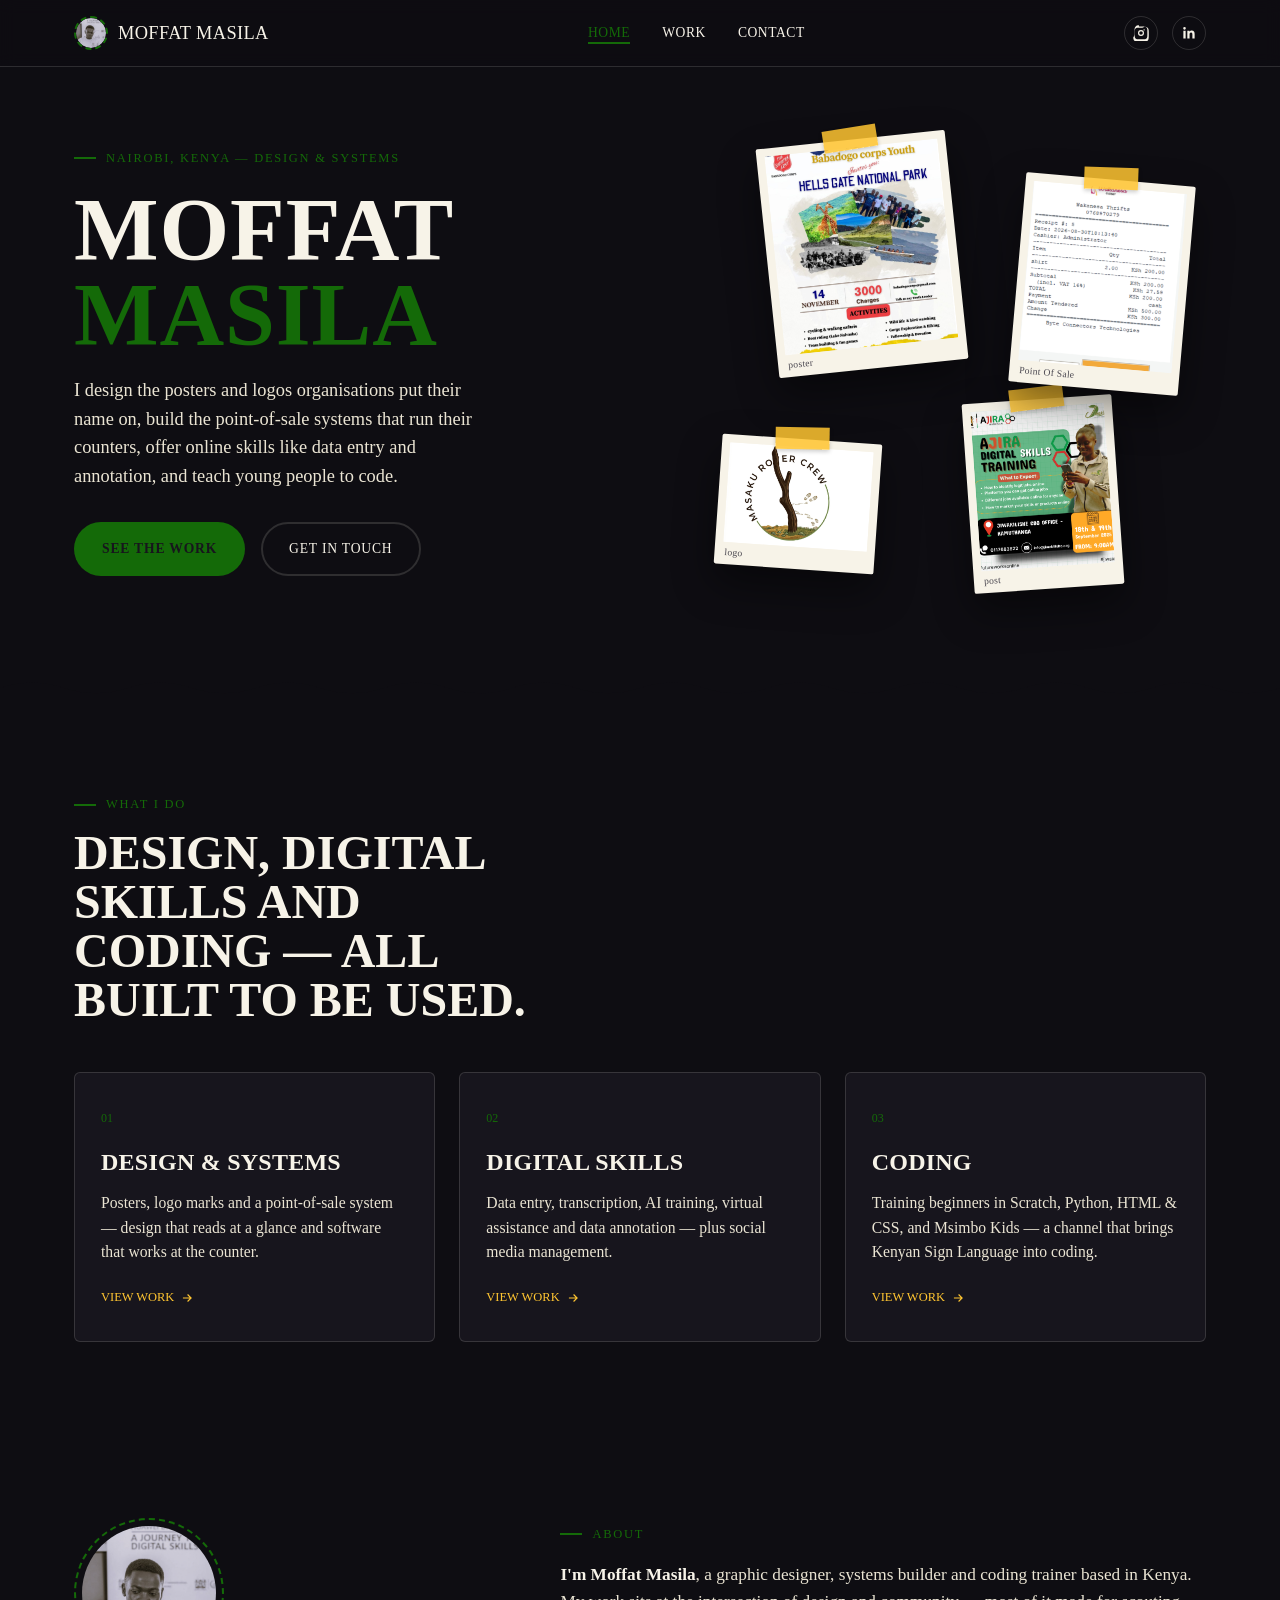
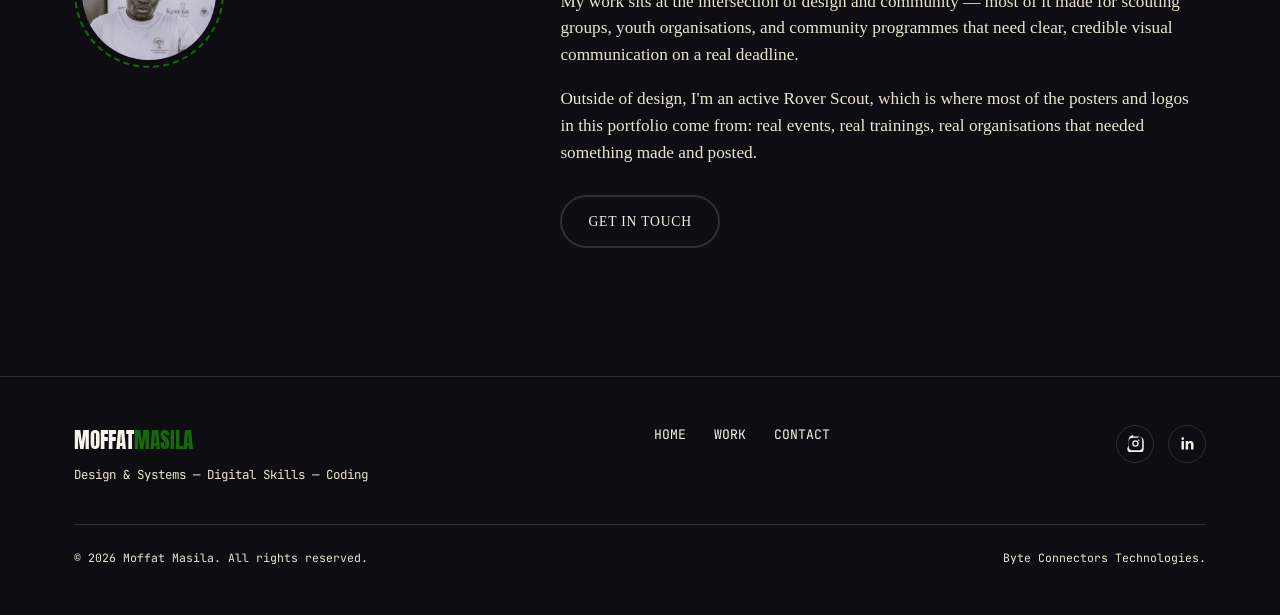
<file: index.html>
<!DOCTYPE html>
<html lang="en">
<head>
<meta charset="UTF-8">
<meta name="viewport" content="width=device-width, initial-scale=1.0">
<title>Moffat Masila — Design, Digital Skills &amp; Coding</title>
<meta name="description" content="Portfolio of Moffat Masila — design and systems, digital skills, and coding training.">
<link rel="icon" type="image/svg+xml" href="images/favicon.svg">
<link rel="preconnect" href="https://fonts.googleapis.com">
<link rel="preconnect" href="https://fonts.gstatic.com" crossorigin>
<link href="https://fonts.googleapis.com/css2?family=Anton&family=JetBrains+Mono:wght@400;500;700&family=Work+Sans:wght@400;500;600&display=swap" rel="stylesheet">
<link rel="stylesheet" href="css/style.css">
</head>
<body>

<header class="site-header">
  <div class="container nav">
    <a href="index.html" class="nav-mark">
      <span class="badge"><img src="images/profile/moffat-masila.jpg" alt="Moffat Masila"></span> MOFFAT MASILA
    </a>
    <nav aria-label="Primary">
      <ul class="nav-links">
        <li><a href="index.html" aria-current="page">Home</a></li>
        <li><a href="work/index.html">Work</a></li>
        <li><a href="contact.html">Contact</a></li>
      </ul>
    </nav>
    <div class="nav-social" aria-label="Social links">
      <!-- PLACEHOLDER: replace href with your real Instagram URL -->
      <a href="https://www.instagram.com/mas_i1a?igsi=MXI4czhwNWgxZ2kyMw==" aria-label="Instagram">
        <svg viewBox="0 0 24 24"><path d="M12 2.2c3.2 0 3.6 0 4.9.07 1.3.06 2.2.27 2.9.55.8.3 1.4.7 2 1.3.6.6 1 1.2 1.3 2 .3.7.5 1.6.5 2.9.1 1.3.1 1.7.1 4.9s0 3.6-.1 4.9c-.1 1.3-.2 2.2-.5 2.9-.3.8-.7 1.4-1.3 2-.6.6-1.2 1-2 1.3-.7.3-1.6.5-2.9.5-1.3.1-1.7.1-4.9.1s-3.6 0-4.9-.1c-1.3-.1-2.2-.2-2.9-.5-.8-.3-1.4-.7-2-1.3-.6-.6-1-1.2-1.3-2-.3-.7-.5-1.6-.5-2.9C2.2 15.6 2.2 15.2 2.2 12s0-3.6.1-4.9c.1-1.3.2-2.2.5-2.9.3-.8.7-1.4 1.3-2 .6-.6 1.2-1 2-1.3.7-.3 1.6-.5 2.9-.5C8.4 2.2 8.8 2.2 12 2.2zm0 1.8c-3.1 0-3.5 0-4.8.07-1.1.05-1.7.24-2.1.4-.5.2-.9.44-1.3.85-.4.4-.65.8-.85 1.3-.16.4-.35 1-.4 2.1C2.5 8.5 2.5 8.9 2.5 12s0 3.5.07 4.8c.05 1.1.24 1.7.4 2.1.2.5.44.9.85 1.3.4.4.8.65 1.3.85.4.16 1 .35 2.1.4 1.3.07 1.7.07 4.8.07s3.5 0 4.8-.07c1.1-.05 1.7-.24 2.1-.4.5-.2.9-.44 1.3-.85.4-.4.65-.8.85-1.3.16-.4.35-1 .4-2.1.07-1.3.07-1.7.07-4.8s0-3.5-.07-4.8c-.05-1.1-.24-1.7-.4-2.1-.2-.5-.44-.9-.85-1.3-.4-.4-.8-.65-1.3-.85-.4-.16-1-.35-2.1-.4C15.5 4 15.1 4 12 4zm0 3.5a4.5 4.5 0 110 9 4.5 4.5 0 010-9zm0 1.8a2.7 2.7 0 100 5.4 2.7 2.7 0 000-5.4zm5.7-2a1.05 1.05 0 11-2.1 0 1.05 1.05 0 012.1 0z"/></svg>
      </a>
      <!-- PLACEHOLDER: replace href with your real LinkedIn URL -->
      <a href="#" aria-label="LinkedIn">
        <svg viewBox="0 0 24 24"><path d="M6.94 8.5H3.56V20.4h3.38V8.5zM5.25 3.1a1.96 1.96 0 100 3.92 1.96 1.96 0 000-3.92zM20.44 20.4h-3.37v-5.9c0-1.4-.02-3.2-1.95-3.2-1.96 0-2.26 1.53-2.26 3.1v6h-3.37V8.5h3.24v1.63h.05c.45-.86 1.56-1.77 3.2-1.77 3.43 0 4.46 2.26 4.46 5.2v6.84z"/></svg>
      </a>
    </div>
    <button class="nav-toggle" aria-label="Toggle menu" aria-expanded="false">Menu</button>
  </div>
</header>

<main>
  <!-- ============ HERO ============ -->
  <section class="hero">
    <div class="container hero-grid">
      <div>
        <span class="eyebrow">Nairobi, Kenya — Design &amp; Systems</span>
        <h1>Moffat<span class="line2">Masila</span></h1>
        <p class="lede">I design the posters and logos organisations put their name on, build the point-of-sale systems that run their counters, offer online skills like data entry and annotation, and teach young people to code.</p>
        <div class="hero-ctas">
          <a href="work/index.html" class="btn btn-primary">See the work</a>
          <a href="contact.html" class="btn btn-ghost">Get in touch</a>
        </div>
      </div>
      <div class="pinboard" aria-hidden="true">
        <div class="pin-item pin-1" data-tag="poster">
          <img src="images/posters/babadogo-hells-gate-poster.jpg" alt="">
        </div>
        <div class="pin-item pin-2" data-tag="Point Of Sale">
          <img src="images/pos/Receipt-screenshot.png" alt="">
        </div>
        <div class="pin-item pin-3" data-tag="logo">
          <img src="images/logos/masaku-rover-crew-logo.png" alt="">
        </div>
        <div class="pin-item pin-4" data-tag="post">
          <img src="images/posters/ajira-digital-skills-training.png" alt="">
        </div>
      </div>
    </div>
  </section>

  <div class="torn-divider"></div>

  <!-- ============ WHAT I DO ============ -->
  <section>
    <div class="container">
      <div class="section-head">
        <span class="eyebrow">What I do</span>
        <h2>Design, digital skills and coding — all built to be used.</h2>
      </div>
      <div class="discipline-grid">
        <a class="discipline-card" href="work/design-systems.html">
          <span class="num">01</span>
          <h3>Design &amp; Systems</h3>
          <p>Posters, logo marks and a point-of-sale system — design that reads at a glance and software that works at the counter.</p>
          <span class="go">View work
            <svg viewBox="0 0 24 24" fill="none" stroke="currentColor" stroke-width="2"><path d="M5 12h14M13 6l6 6-6 6"/></svg>
          </span>
        </a>
        <a class="discipline-card" href="work/digital-skills.html">
          <span class="num">02</span>
          <h3>Digital Skills</h3>
          <p>Data entry, transcription, AI training, virtual assistance and data annotation — plus social media management.</p>
          <span class="go">View work
            <svg viewBox="0 0 24 24" fill="none" stroke="currentColor" stroke-width="2"><path d="M5 12h14M13 6l6 6-6 6"/></svg>
          </span>
        </a>
        <a class="discipline-card" href="work/coding.html">
          <span class="num">03</span>
          <h3>Coding</h3>
          <p>Training beginners in Scratch, Python, HTML &amp; CSS, and Msimbo Kids — a channel that brings Kenyan Sign Language into coding.</p>
          <span class="go">View work
            <svg viewBox="0 0 24 24" fill="none" stroke="currentColor" stroke-width="2"><path d="M5 12h14M13 6l6 6-6 6"/></svg>
          </span>
        </a>
      </div>
    </div>
  </section>

  <!-- ============ ABOUT ============ -->
  <section>
    <div class="container about-strip">
      <div class="stamp"><img src="images/profile/moffat-masila.jpg" alt="Moffat Masila"></div>
      <div>
        <span class="eyebrow">About</span>
        <p style="margin-top:18px;"><strong>I'm Moffat Masila</strong>, a graphic designer, systems builder and coding trainer based in Kenya. My work sits at the intersection of design and community — most of it made for scouting groups, youth organisations, and community programmes that need clear, credible visual communication on a real deadline.</p>
        <p>Outside of design, I'm an active Rover Scout, which is where most of the posters and logos in this portfolio come from: real events, real trainings, real organisations that needed something made and posted.</p>
        <div style="margin-top:28px;">
          <a href="contact.html" class="btn btn-ghost">Get in touch</a>
        </div>
      </div>
    </div>
  </section>
</main>

<footer class="site-footer">
  <div class="container">
    <div class="footer-grid">
      <div>
        <div class="footer-mark">MOFFAT<span>MASILA</span></div>
        <div class="footer-tag">Design &amp; Systems — Digital Skills — Coding</div>
      </div>
      <ul class="footer-links">
        <li><a href="index.html">Home</a></li>
        <li><a href="work/index.html">Work</a></li>
        <li><a href="contact.html">Contact</a></li>
      </ul>
      <div class="footer-social" aria-label="Social links">
        <!-- PLACEHOLDER: replace href with your real Instagram URL -->
        <a href="https://www.instagram.com/mas_i1a?igsi=MXI4czhwNWgxZ2kyMw==" aria-label="Instagram">
          <svg viewBox="0 0 24 24"><path d="M12 2.2c3.2 0 3.6 0 4.9.07 1.3.06 2.2.27 2.9.55.8.3 1.4.7 2 1.3.6.6 1 1.2 1.3 2 .3.7.5 1.6.5 2.9.1 1.3.1 1.7.1 4.9s0 3.6-.1 4.9c-.1 1.3-.2 2.2-.5 2.9-.3.8-.7 1.4-1.3 2-.6.6-1.2 1-2 1.3-.7.3-1.6.5-2.9.5-1.3.1-1.7.1-4.9.1s-3.6 0-4.9-.1c-1.3-.1-2.2-.2-2.9-.5-.8-.3-1.4-.7-2-1.3-.6-.6-1-1.2-1.3-2-.3-.7-.5-1.6-.5-2.9C2.2 15.6 2.2 15.2 2.2 12s0-3.6.1-4.9c.1-1.3.2-2.2.5-2.9.3-.8.7-1.4 1.3-2 .6-.6 1.2-1 2-1.3.7-.3 1.6-.5 2.9-.5C8.4 2.2 8.8 2.2 12 2.2zm0 1.8c-3.1 0-3.5 0-4.8.07-1.1.05-1.7.24-2.1.4-.5.2-.9.44-1.3.85-.4.4-.65.8-.85 1.3-.16.4-.35 1-.4 2.1C2.5 8.5 2.5 8.9 2.5 12s0 3.5.07 4.8c.05 1.1.24 1.7.4 2.1.2.5.44.9.85 1.3.4.4.8.65 1.3.85.4.16 1 .35 2.1.4 1.3.07 1.7.07 4.8.07s3.5 0 4.8-.07c1.1-.05 1.7-.24 2.1-.4.5-.2.9-.44 1.3-.85.4-.4.65-.8.85-1.3.16-.4.35-1 .4-2.1.07-1.3.07-1.7.07-4.8s0-3.5-.07-4.8c-.05-1.1-.24-1.7-.4-2.1-.2-.5-.44-.9-.85-1.3-.4-.4-.8-.65-1.3-.85-.4-.16-1-.35-2.1-.4C15.5 4 15.1 4 12 4zm0 3.5a4.5 4.5 0 110 9 4.5 4.5 0 010-9zm0 1.8a2.7 2.7 0 100 5.4 2.7 2.7 0 000-5.4zm5.7-2a1.05 1.05 0 11-2.1 0 1.05 1.05 0 012.1 0z"/></svg>
        </a>
        <!-- PLACEHOLDER: replace href with your real LinkedIn URL -->
        <a href="#" aria-label="LinkedIn">
          <svg viewBox="0 0 24 24"><path d="M6.94 8.5H3.56V20.4h3.38V8.5zM5.25 3.1a1.96 1.96 0 100 3.92 1.96 1.96 0 000-3.92zM20.44 20.4h-3.37v-5.9c0-1.4-.02-3.2-1.95-3.2-1.96 0-2.26 1.53-2.26 3.1v6h-3.37V8.5h3.24v1.63h.05c.45-.86 1.56-1.77 3.2-1.77 3.43 0 4.46 2.26 4.46 5.2v6.84z"/></svg>
        </a>
      </div>
    </div>
    <div class="footer-bottom">
      <span>© <span id="year"></span> Moffat Masila. All rights reserved.</span>
      <span>Byte Connectors Technologies.</span>
    </div>
  </div>
</footer>

<script>document.getElementById('year').textContent = new Date().getFullYear();</script>
<script src="js/script.js"></script>
</body>
</html>
</file>
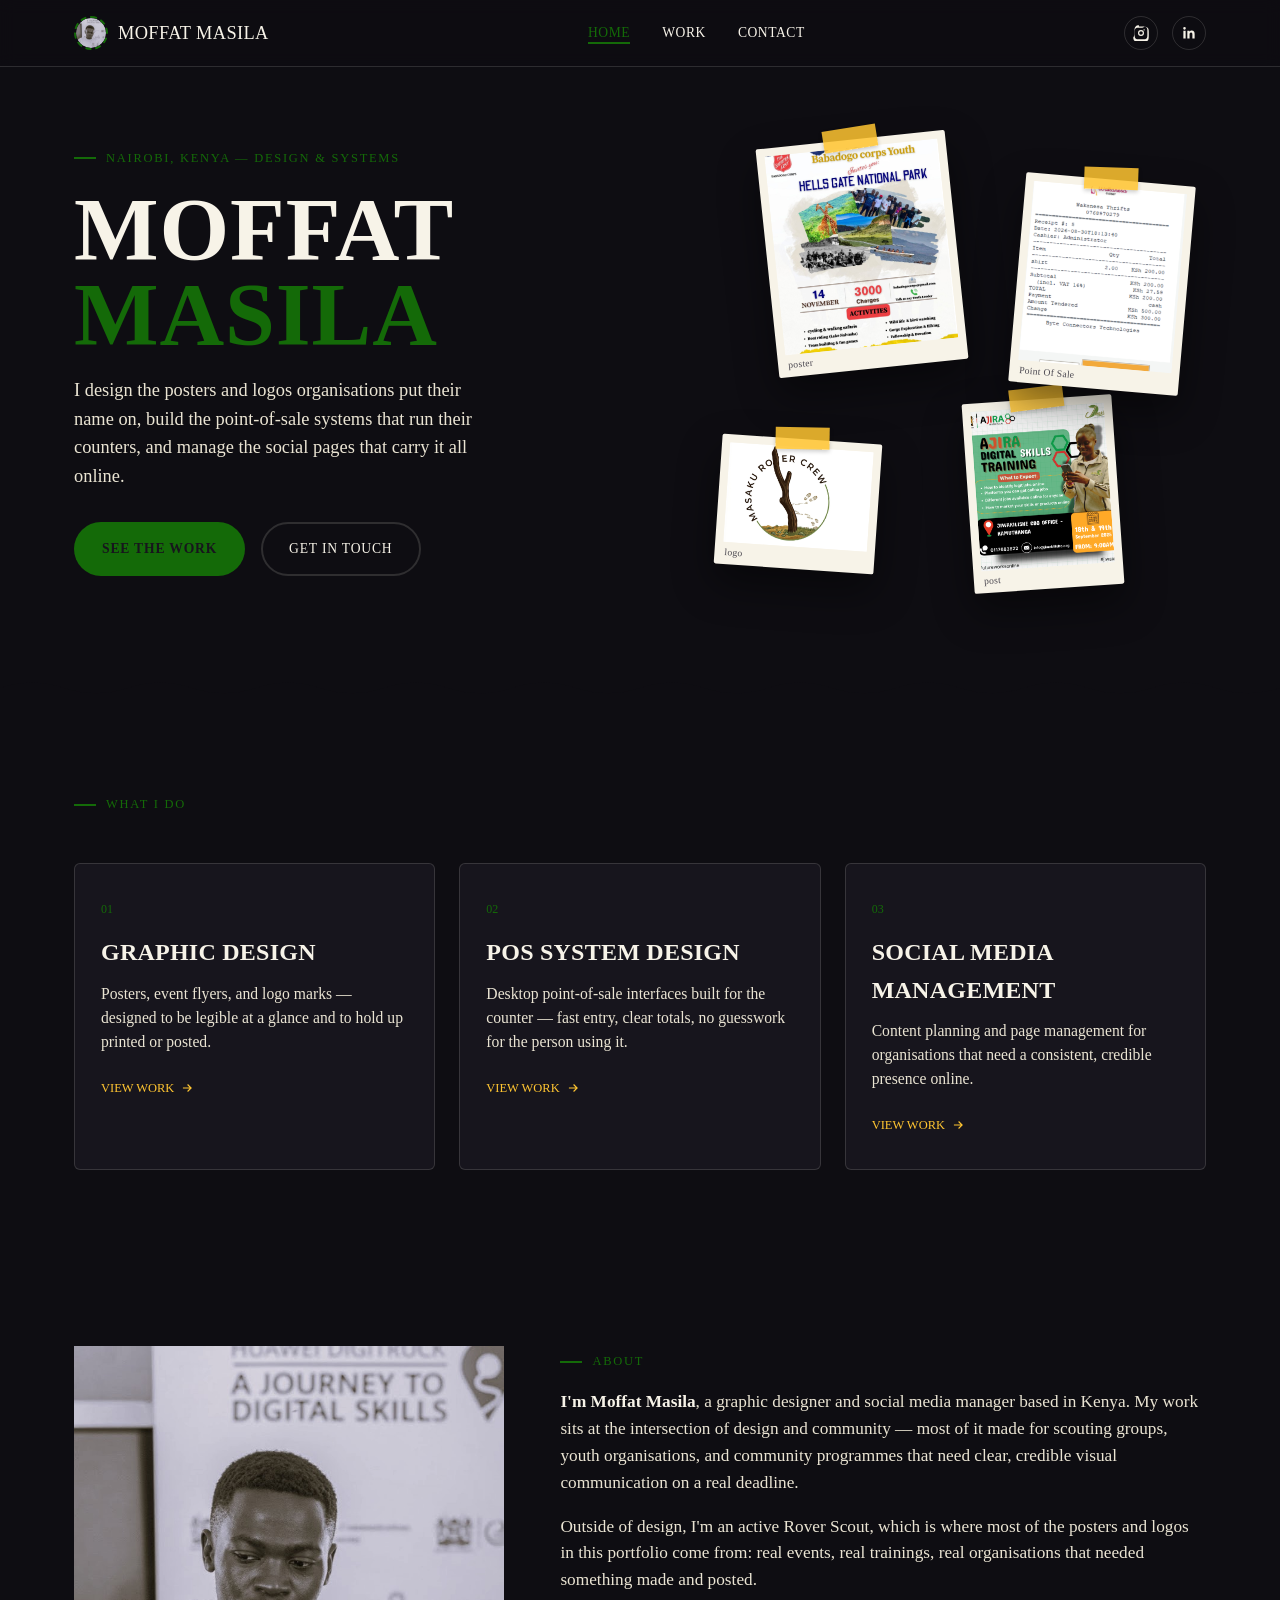
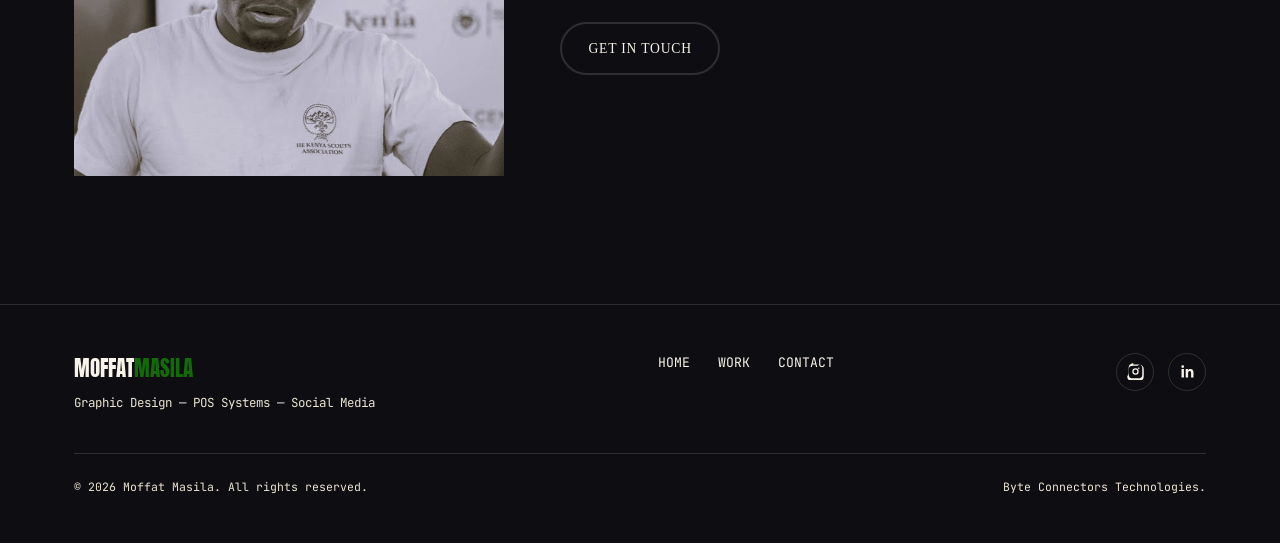
<file: portfolio/index.html>
<!DOCTYPE html>
<html lang="en">
<head>
<meta charset="UTF-8">
<meta name="viewport" content="width=device-width, initial-scale=1.0">
<title>Moffat Masila — Graphic Design, POS Systems &amp; Social Media</title>
<meta name="description" content="Portfolio of Moffat Masila — graphic design (posters &amp; logos), POS system design, and social media management.">
<link rel="icon" type="image/svg+xml" href="images/favicon.svg">
<link rel="preconnect" href="https://fonts.googleapis.com">
<link rel="preconnect" href="https://fonts.gstatic.com" crossorigin>
<link href="https://fonts.googleapis.com/css2?family=Anton&family=JetBrains+Mono:wght@400;500;700&family=Work+Sans:wght@400;500;600&display=swap" rel="stylesheet">
<link rel="stylesheet" href="css/style.css">
</head>
<body>

<header class="site-header">
  <div class="container nav">
    <a href="index.html" class="nav-mark">
      <span class="badge"><img src="images/profile/moffat-masila.jpg" alt="Moffat Masila"></span> MOFFAT MASILA
    </a>
    <nav aria-label="Primary">
      <ul class="nav-links">
        <li><a href="index.html" aria-current="page">Home</a></li>
        <li><a href="work/index.html">Work</a></li>
        <li><a href="contact.html">Contact</a></li>
      </ul>
    </nav>
    <div class="nav-social" aria-label="Social links">
      <a href="https://www.instagram.com/mas_i1a?igsi=MXI4czhwNWgxZ2kyMw==" aria-label="Instagram">
        <svg viewBox="0 0 24 24"><path d="M12 2.2c3.2 0 3.6 0 4.9.07 1.3.06 2.2.27 2.9.55.8.3 1.4.7 2 1.3.6.6 1 1.2 1.3 2 .3.7.5 1.6.5 2.9.1 1.3.1 1.7.1 4.9s0 3.6-.1 4.9c-.1 1.3-.2 2.2-.5 2.9-.3.8-.7 1.4-1.3 2-.6.6-1.2 1-2 1.3-.7.3-1.6.5-2.9.5-1.3.1-1.7.1-4.9.1s-3.6 0-4.9-.1c-1.3-.1-2.2-.2-2.9-.5-.8-.3-1.4-.7-2-1.3-.6-.6-1-1.2-1.3-2-.3-.7-.5-1.6-.5-2.9C2.2 15.6 2.2 15.2 2.2 12s0-3.6.1-4.9c.1-1.3.2-2.2.5-2.9.3-.8.7-1.4 1.3-2 .6-.6 1.2-1 2-1.3.7-.3 1.6-.5 2.9-.5C8.4 2.2 8.8 2.2 12 2.2zm0 1.8c-3.1 0-3.5 0-4.8.07-1.1.05-1.7.24-2.1.4-.5.2-.9.44-1.3.85-.4.4-.65.8-.85 1.3-.16.4-.35 1-.4 2.1C2.5 8.5 2.5 8.9 2.5 12s0 3.5.07 4.8c.05 1.1.24 1.7.4 2.1.2.5.44.9.85 1.3.4.4.8.65 1.3.85.4.16 1 .35 2.1.4 1.3.07 1.7.07 4.8.07s3.5 0 4.8-.07c1.1-.05 1.7-.24 2.1-.4.5-.2.9-.44 1.3-.85.4-.4.65-.8.85-1.3.16-.4.35-1 .4-2.1.07-1.3.07-1.7.07-4.8s0-3.5-.07-4.8c-.05-1.1-.24-1.7-.4-2.1-.2-.5-.44-.9-.85-1.3-.4-.4-.8-.65-1.3-.85-.4-.16-1-.35-2.1-.4C15.5 4 15.1 4 12 4zm0 3.5a4.5 4.5 0 110 9 4.5 4.5 0 010-9zm0 1.8a2.7 2.7 0 100 5.4 2.7 2.7 0 000-5.4zm5.7-2a1.05 1.05 0 11-2.1 0 1.05 1.05 0 012.1 0z"/></svg>
      </a>
      <a href="https://www.linkedin.com/in/moffat-masila-363402240" aria-label="LinkedIn">
        <svg viewBox="0 0 24 24"><path d="M6.94 8.5H3.56V20.4h3.38V8.5zM5.25 3.1a1.96 1.96 0 100 3.92 1.96 1.96 0 000-3.92zM20.44 20.4h-3.37v-5.9c0-1.4-.02-3.2-1.95-3.2-1.96 0-2.26 1.53-2.26 3.1v6h-3.37V8.5h3.24v1.63h.05c.45-.86 1.56-1.77 3.2-1.77 3.43 0 4.46 2.26 4.46 5.2v6.84z"/></svg>
      </a>
    </div>
    <button class="nav-toggle" aria-label="Toggle menu" aria-expanded="false">Menu</button>
  </div>
</header>

<main>
  <!-- ============ HERO ============ -->
  <section class="hero">
    <div class="container hero-grid">
      <div>
        <span class="eyebrow">Nairobi, Kenya — Design &amp; Systems</span>
        <h1>Moffat<span class="line2">Masila</span></h1>
        <p class="lede">I design the posters and logos organisations put their name on, build the point-of-sale systems that run their counters, and manage the social pages that carry it all online.</p>
        <div class="hero-ctas">
          <a href="work/index.html" class="btn btn-primary">See the work</a>
          <a href="contact.html" class="btn btn-ghost">Get in touch</a>
        </div>
      </div>
      <div class="pinboard" aria-hidden="true">
        <div class="pin-item pin-1" data-tag="poster">
          <img src="images/posters/babadogo-hells-gate-poster.jpg" alt="">
        </div>
        <div class="pin-item pin-2" data-tag="Point Of Sale">
          <img src="images/pos/Receipt-screenshot.png" alt="">
        </div>
        <div class="pin-item pin-3" data-tag="logo">
          <img src="images/logos/masaku-rover-crew-logo.png" alt="">
        </div>
        <div class="pin-item pin-4" data-tag="post">
          <img src="images/posters/ajira-digital-skills-training.png" alt="">
        </div>
      </div>
    </div>
  </section>

  <div class="torn-divider"></div>

  <!-- ============ WHAT I DO ============ -->
  <section>
    <div class="container">
      <div class="section-head">
        <span class="eyebrow">What I do</span>
        <!--Three disciplines, one output: things people actually use.-->
      </div>
      <div class="discipline-grid">
        <a class="discipline-card" href="work/graphic-design.html">
          <span class="num">01</span>
          <h3>Graphic Design</h3>
          <p>Posters, event flyers, and logo marks — designed to be legible at a glance and to hold up printed or posted.</p>
          <span class="go">View work
            <svg viewBox="0 0 24 24" fill="none" stroke="currentColor" stroke-width="2"><path d="M5 12h14M13 6l6 6-6 6"/></svg>
          </span>
        </a>
        <a class="discipline-card" href="work/pos-design.html">
          <span class="num">02</span>
          <h3>POS System Design</h3>
          <p>Desktop point-of-sale interfaces built for the counter — fast entry, clear totals, no guesswork for the person using it.</p>
          <span class="go">View work
            <svg viewBox="0 0 24 24" fill="none" stroke="currentColor" stroke-width="2"><path d="M5 12h14M13 6l6 6-6 6"/></svg>
          </span>
        </a>
        <a class="discipline-card" href="work/social-media.html">
          <span class="num">03</span>
          <h3>Social Media Management</h3>
          <p>Content planning and page management for organisations that need a consistent, credible presence online.</p>
          <span class="go">View work
            <svg viewBox="0 0 24 24" fill="none" stroke="currentColor" stroke-width="2"><path d="M5 12h14M13 6l6 6-6 6"/></svg>
          </span>
        </a>
      </div>
    </div>
  </section>

  <!-- ============ ABOUT ============ -->
  <section>
    <div class="container about-strip">
      <div class="thumb"><img src="images/profile/moffat-masila.jpg" alt="Moffat Masila"></div>
      <div>
        <span class="eyebrow">About</span>
        <p style="margin-top:18px;"><strong>I'm Moffat Masila</strong>, a graphic designer and social media manager based in Kenya. My work sits at the intersection of design and community — most of it made for scouting groups, youth organisations, and community programmes that need clear, credible visual communication on a real deadline.</p>
        <p>Outside of design, I'm an active Rover Scout, which is where most of the posters and logos in this portfolio come from: real events, real trainings, real organisations that needed something made and posted.</p>
        <div style="margin-top:28px;">
          <a href="contact.html" class="btn btn-ghost">Get in touch</a>
        </div>
      </div>
    </div>
  </section>
</main>

<footer class="site-footer">
  <div class="container">
    <div class="footer-grid">
      <div>
        <div class="footer-mark">MOFFAT<span>MASILA</span></div>
        <div class="footer-tag">Graphic Design — POS Systems — Social Media</div>
      </div>
      <ul class="footer-links">
        <li><a href="index.html">Home</a></li>
        <li><a href="work/index.html">Work</a></li>
        <li><a href="contact.html">Contact</a></li>
      </ul>
      <div class="footer-social" aria-label="Social links">
        <a href="https://www.instagram.com/mas_i1a?igsi=MXI4czhwNWgxZ2kyMw==" aria-label="Instagram">
          <svg viewBox="0 0 24 24"><path d="M12 2.2c3.2 0 3.6 0 4.9.07 1.3.06 2.2.27 2.9.55.8.3 1.4.7 2 1.3.6.6 1 1.2 1.3 2 .3.7.5 1.6.5 2.9.1 1.3.1 1.7.1 4.9s0 3.6-.1 4.9c-.1 1.3-.2 2.2-.5 2.9-.3.8-.7 1.4-1.3 2-.6.6-1.2 1-2 1.3-.7.3-1.6.5-2.9.5-1.3.1-1.7.1-4.9.1s-3.6 0-4.9-.1c-1.3-.1-2.2-.2-2.9-.5-.8-.3-1.4-.7-2-1.3-.6-.6-1-1.2-1.3-2-.3-.7-.5-1.6-.5-2.9C2.2 15.6 2.2 15.2 2.2 12s0-3.6.1-4.9c.1-1.3.2-2.2.5-2.9.3-.8.7-1.4 1.3-2 .6-.6 1.2-1 2-1.3.7-.3 1.6-.5 2.9-.5C8.4 2.2 8.8 2.2 12 2.2zm0 1.8c-3.1 0-3.5 0-4.8.07-1.1.05-1.7.24-2.1.4-.5.2-.9.44-1.3.85-.4.4-.65.8-.85 1.3-.16.4-.35 1-.4 2.1C2.5 8.5 2.5 8.9 2.5 12s0 3.5.07 4.8c.05 1.1.24 1.7.4 2.1.2.5.44.9.85 1.3.4.4.8.65 1.3.85.4.16 1 .35 2.1.4 1.3.07 1.7.07 4.8.07s3.5 0 4.8-.07c1.1-.05 1.7-.24 2.1-.4.5-.2.9-.44 1.3-.85.4-.4.65-.8.85-1.3.16-.4.35-1 .4-2.1.07-1.3.07-1.7.07-4.8s0-3.5-.07-4.8c-.05-1.1-.24-1.7-.4-2.1-.2-.5-.44-.9-.85-1.3-.4-.4-.8-.65-1.3-.85-.4-.16-1-.35-2.1-.4C15.5 4 15.1 4 12 4zm0 3.5a4.5 4.5 0 110 9 4.5 4.5 0 010-9zm0 1.8a2.7 2.7 0 100 5.4 2.7 2.7 0 000-5.4zm5.7-2a1.05 1.05 0 11-2.1 0 1.05 1.05 0 012.1 0z"/></svg>
        </a>
        <a href="https://www.linkedin.com/in/moffat-masila-363402240" aria-label="LinkedIn">
          <svg viewBox="0 0 24 24"><path d="M6.94 8.5H3.56V20.4h3.38V8.5zM5.25 3.1a1.96 1.96 0 100 3.92 1.96 1.96 0 000-3.92zM20.44 20.4h-3.37v-5.9c0-1.4-.02-3.2-1.95-3.2-1.96 0-2.26 1.53-2.26 3.1v6h-3.37V8.5h3.24v1.63h.05c.45-.86 1.56-1.77 3.2-1.77 3.43 0 4.46 2.26 4.46 5.2v6.84z"/></svg>
        </a>
      </div>
    </div>
    <div class="footer-bottom">
      <span>© <span id="year"></span> Moffat Masila. All rights reserved.</span>
      <span>Byte Connectors Technologies.</span>
    </div>
  </div>
</footer>

<script>document.getElementById('year').textContent = new Date().getFullYear();</script>
<script src="js/script.js"></script>
</body>
</html>
</file>
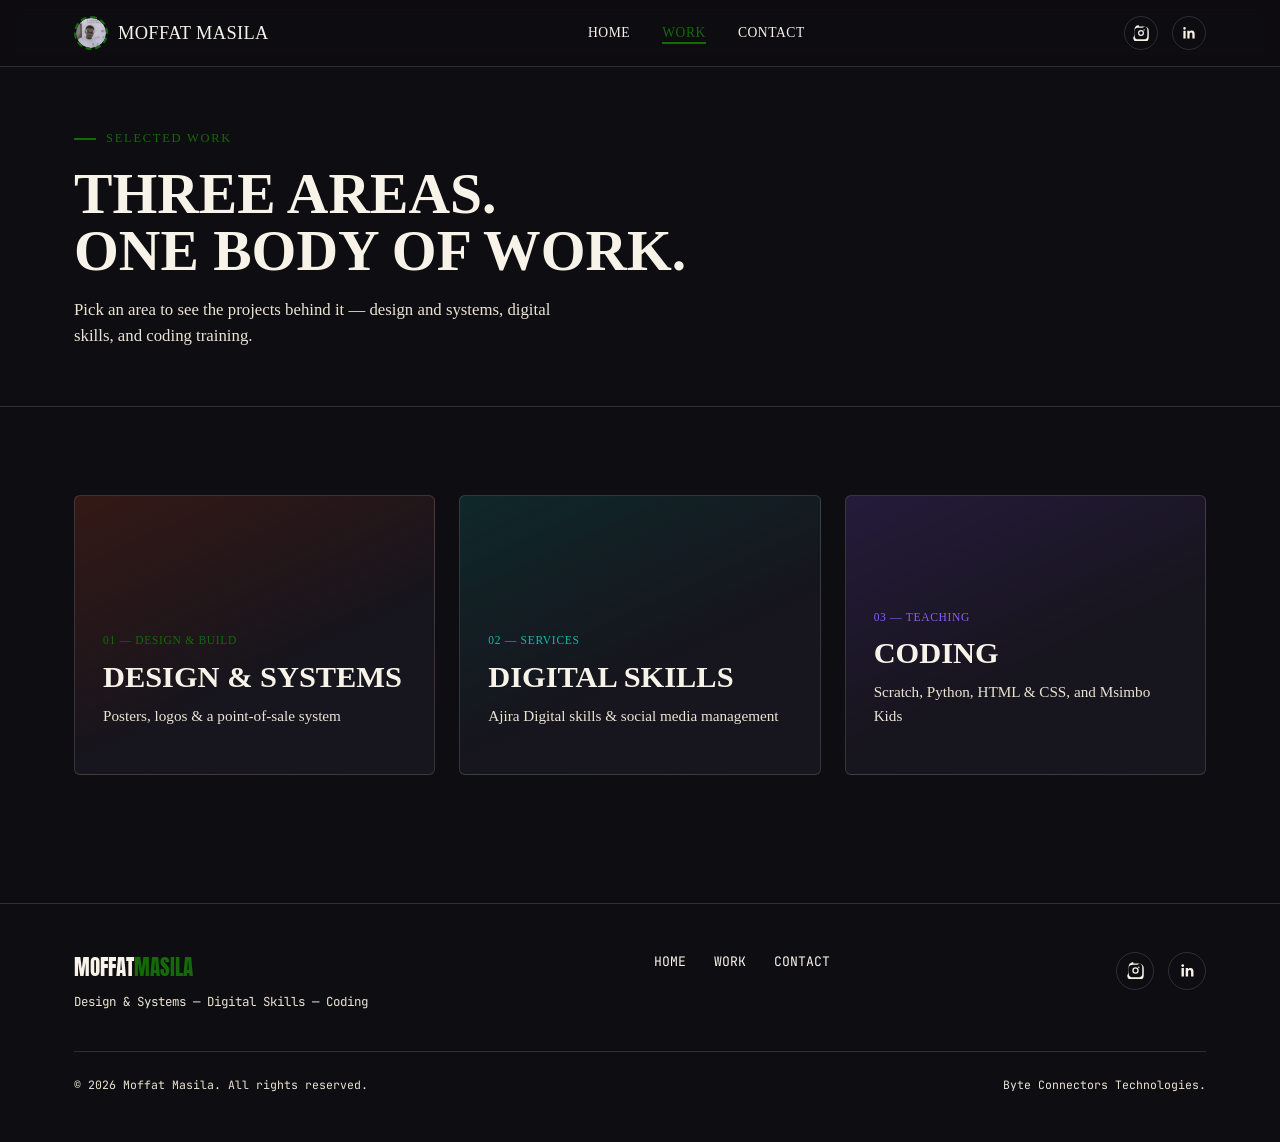
<file: work/index.html>
<!DOCTYPE html>
<html lang="en">
<head>
<meta charset="UTF-8">
<meta name="viewport" content="width=device-width, initial-scale=1.0">
<title>Work — Moffat Masila</title>
<meta name="description" content="Graphic design, POS system design, and social media management work by Moffat Masila.">
<link rel="icon" type="image/svg+xml" href="../images/favicon.svg">
<link rel="preconnect" href="https://fonts.googleapis.com">
<link rel="preconnect" href="https://fonts.gstatic.com" crossorigin>
<link href="https://fonts.googleapis.com/css2?family=Anton&family=JetBrains+Mono:wght@400;500;700&family=Work+Sans:wght@400;500;600&display=swap" rel="stylesheet">
<link rel="stylesheet" href="../css/style.css">
</head>
<body>

<header class="site-header">
  <div class="container nav">
    <a href="../index.html" class="nav-mark">
      <span class="badge"><img src="../images/profile/moffat-masila.jpg" alt="Moffat Masila"></span> MOFFAT MASILA
    </a>
    <nav aria-label="Primary">
      <ul class="nav-links">
        <li><a href="../index.html">Home</a></li>
        <li><a href="index.html" aria-current="page">Work</a></li>
        <li><a href="../contact.html">Contact</a></li>
      </ul>
    </nav>
    <div class="nav-social" aria-label="Social links">
      <!-- PLACEHOLDER: replace href with your real Instagram URL -->
      <a href="https://www.instagram.com/mas_i1a?igsi=MXI4czhwNWgxZ2kyMw==" aria-label="Instagram">
        <svg viewBox="0 0 24 24"><path d="M12 2.2c3.2 0 3.6 0 4.9.07 1.3.06 2.2.27 2.9.55.8.3 1.4.7 2 1.3.6.6 1 1.2 1.3 2 .3.7.5 1.6.5 2.9.1 1.3.1 1.7.1 4.9s0 3.6-.1 4.9c-.1 1.3-.2 2.2-.5 2.9-.3.8-.7 1.4-1.3 2-.6.6-1.2 1-2 1.3-.7.3-1.6.5-2.9.5-1.3.1-1.7.1-4.9.1s-3.6 0-4.9-.1c-1.3-.1-2.2-.2-2.9-.5-.8-.3-1.4-.7-2-1.3-.6-.6-1-1.2-1.3-2-.3-.7-.5-1.6-.5-2.9C2.2 15.6 2.2 15.2 2.2 12s0-3.6.1-4.9c.1-1.3.2-2.2.5-2.9.3-.8.7-1.4 1.3-2 .6-.6 1.2-1 2-1.3.7-.3 1.6-.5 2.9-.5C8.4 2.2 8.8 2.2 12 2.2zm0 1.8c-3.1 0-3.5 0-4.8.07-1.1.05-1.7.24-2.1.4-.5.2-.9.44-1.3.85-.4.4-.65.8-.85 1.3-.16.4-.35 1-.4 2.1C2.5 8.5 2.5 8.9 2.5 12s0 3.5.07 4.8c.05 1.1.24 1.7.4 2.1.2.5.44.9.85 1.3.4.4.8.65 1.3.85.4.16 1 .35 2.1.4 1.3.07 1.7.07 4.8.07s3.5 0 4.8-.07c1.1-.05 1.7-.24 2.1-.4.5-.2.9-.44 1.3-.85.4-.4.65-.8.85-1.3.16-.4.35-1 .4-2.1.07-1.3.07-1.7.07-4.8s0-3.5-.07-4.8c-.05-1.1-.24-1.7-.4-2.1-.2-.5-.44-.9-.85-1.3-.4-.4-.8-.65-1.3-.85-.4-.16-1-.35-2.1-.4C15.5 4 15.1 4 12 4zm0 3.5a4.5 4.5 0 110 9 4.5 4.5 0 010-9zm0 1.8a2.7 2.7 0 100 5.4 2.7 2.7 0 000-5.4zm5.7-2a1.05 1.05 0 11-2.1 0 1.05 1.05 0 012.1 0z"/></svg>
      </a>
      <!-- PLACEHOLDER: replace href with your real LinkedIn URL -->
      <a href="#" aria-label="LinkedIn">
        <svg viewBox="0 0 24 24"><path d="M6.94 8.5H3.56V20.4h3.38V8.5zM5.25 3.1a1.96 1.96 0 100 3.92 1.96 1.96 0 000-3.92zM20.44 20.4h-3.37v-5.9c0-1.4-.02-3.2-1.95-3.2-1.96 0-2.26 1.53-2.26 3.1v6h-3.37V8.5h3.24v1.63h.05c.45-.86 1.56-1.77 3.2-1.77 3.43 0 4.46 2.26 4.46 5.2v6.84z"/></svg>
      </a>
    </div>
    <button class="nav-toggle" aria-label="Toggle menu" aria-expanded="false">Menu</button>
  </div>
</header>

<main>
  <section class="page-hero">
    <div class="container">
      <span class="eyebrow">Selected work</span>
      <h1>Three areas.<br>One body of work.</h1>
      <p>Pick an area to see the projects behind it — design and systems, digital skills, and coding training.</p>
    </div>
  </section>

  <section>
    <div class="container hub-tiles">
      <a class="hub-tile t-graphic" href="design-systems.html">
        <span class="tile-tag">01 — Design &amp; Build</span>
        <h3>Design &amp; Systems</h3>
        <p>Posters, logos &amp; a point-of-sale system</p>
      </a>
      <a class="hub-tile t-skills" href="digital-skills.html">
        <span class="tile-tag">02 — Services</span>
        <h3>Digital Skills</h3>
        <p>Ajira Digital skills &amp; social media management</p>
      </a>
      <a class="hub-tile t-code" href="coding.html">
        <span class="tile-tag">03 — Teaching</span>
        <h3>Coding</h3>
        <p>Scratch, Python, HTML &amp; CSS, and Msimbo Kids</p>
      </a>
    </div>
  </section>
</main>

<footer class="site-footer">
  <div class="container">
    <div class="footer-grid">
      <div>
        <div class="footer-mark">MOFFAT<span>MASILA</span></div>
        <div class="footer-tag">Design &amp; Systems — Digital Skills — Coding</div>
      </div>
      <ul class="footer-links">
        <li><a href="../index.html">Home</a></li>
        <li><a href="index.html">Work</a></li>
        <li><a href="../contact.html">Contact</a></li>
      </ul>
      <div class="footer-social" aria-label="Social links">
        <!-- PLACEHOLDER: replace href with your real Instagram URL -->
        <a href="https://www.instagram.com/mas_i1a?igsi=MXI4czhwNWgxZ2kyMw==" aria-label="Instagram">
          <svg viewBox="0 0 24 24"><path d="M12 2.2c3.2 0 3.6 0 4.9.07 1.3.06 2.2.27 2.9.55.8.3 1.4.7 2 1.3.6.6 1 1.2 1.3 2 .3.7.5 1.6.5 2.9.1 1.3.1 1.7.1 4.9s0 3.6-.1 4.9c-.1 1.3-.2 2.2-.5 2.9-.3.8-.7 1.4-1.3 2-.6.6-1.2 1-2 1.3-.7.3-1.6.5-2.9.5-1.3.1-1.7.1-4.9.1s-3.6 0-4.9-.1c-1.3-.1-2.2-.2-2.9-.5-.8-.3-1.4-.7-2-1.3-.6-.6-1-1.2-1.3-2-.3-.7-.5-1.6-.5-2.9C2.2 15.6 2.2 15.2 2.2 12s0-3.6.1-4.9c.1-1.3.2-2.2.5-2.9.3-.8.7-1.4 1.3-2 .6-.6 1.2-1 2-1.3.7-.3 1.6-.5 2.9-.5C8.4 2.2 8.8 2.2 12 2.2zm0 1.8c-3.1 0-3.5 0-4.8.07-1.1.05-1.7.24-2.1.4-.5.2-.9.44-1.3.85-.4.4-.65.8-.85 1.3-.16.4-.35 1-.4 2.1C2.5 8.5 2.5 8.9 2.5 12s0 3.5.07 4.8c.05 1.1.24 1.7.4 2.1.2.5.44.9.85 1.3.4.4.8.65 1.3.85.4.16 1 .35 2.1.4 1.3.07 1.7.07 4.8.07s3.5 0 4.8-.07c1.1-.05 1.7-.24 2.1-.4.5-.2.9-.44 1.3-.85.4-.4.65-.8.85-1.3.16-.4.35-1 .4-2.1.07-1.3.07-1.7.07-4.8s0-3.5-.07-4.8c-.05-1.1-.24-1.7-.4-2.1-.2-.5-.44-.9-.85-1.3-.4-.4-.8-.65-1.3-.85-.4-.16-1-.35-2.1-.4C15.5 4 15.1 4 12 4zm0 3.5a4.5 4.5 0 110 9 4.5 4.5 0 010-9zm0 1.8a2.7 2.7 0 100 5.4 2.7 2.7 0 000-5.4zm5.7-2a1.05 1.05 0 11-2.1 0 1.05 1.05 0 012.1 0z"/></svg>
        </a>
        <!-- PLACEHOLDER: replace href with your real LinkedIn URL -->
        <a href="#" aria-label="LinkedIn">
          <svg viewBox="0 0 24 24"><path d="M6.94 8.5H3.56V20.4h3.38V8.5zM5.25 3.1a1.96 1.96 0 100 3.92 1.96 1.96 0 000-3.92zM20.44 20.4h-3.37v-5.9c0-1.4-.02-3.2-1.95-3.2-1.96 0-2.26 1.53-2.26 3.1v6h-3.37V8.5h3.24v1.63h.05c.45-.86 1.56-1.77 3.2-1.77 3.43 0 4.46 2.26 4.46 5.2v6.84z"/></svg>
        </a>
      </div>
    </div>
    <div class="footer-bottom">
      <span>© <span id="year"></span> Moffat Masila. All rights reserved.</span>
      <span>Byte Connectors Technologies.</span>
    </div>
  </div>
</footer>

<script>document.getElementById('year').textContent = new Date().getFullYear();</script>
<script src="../js/script.js"></script>
</body>
</html>
</file>
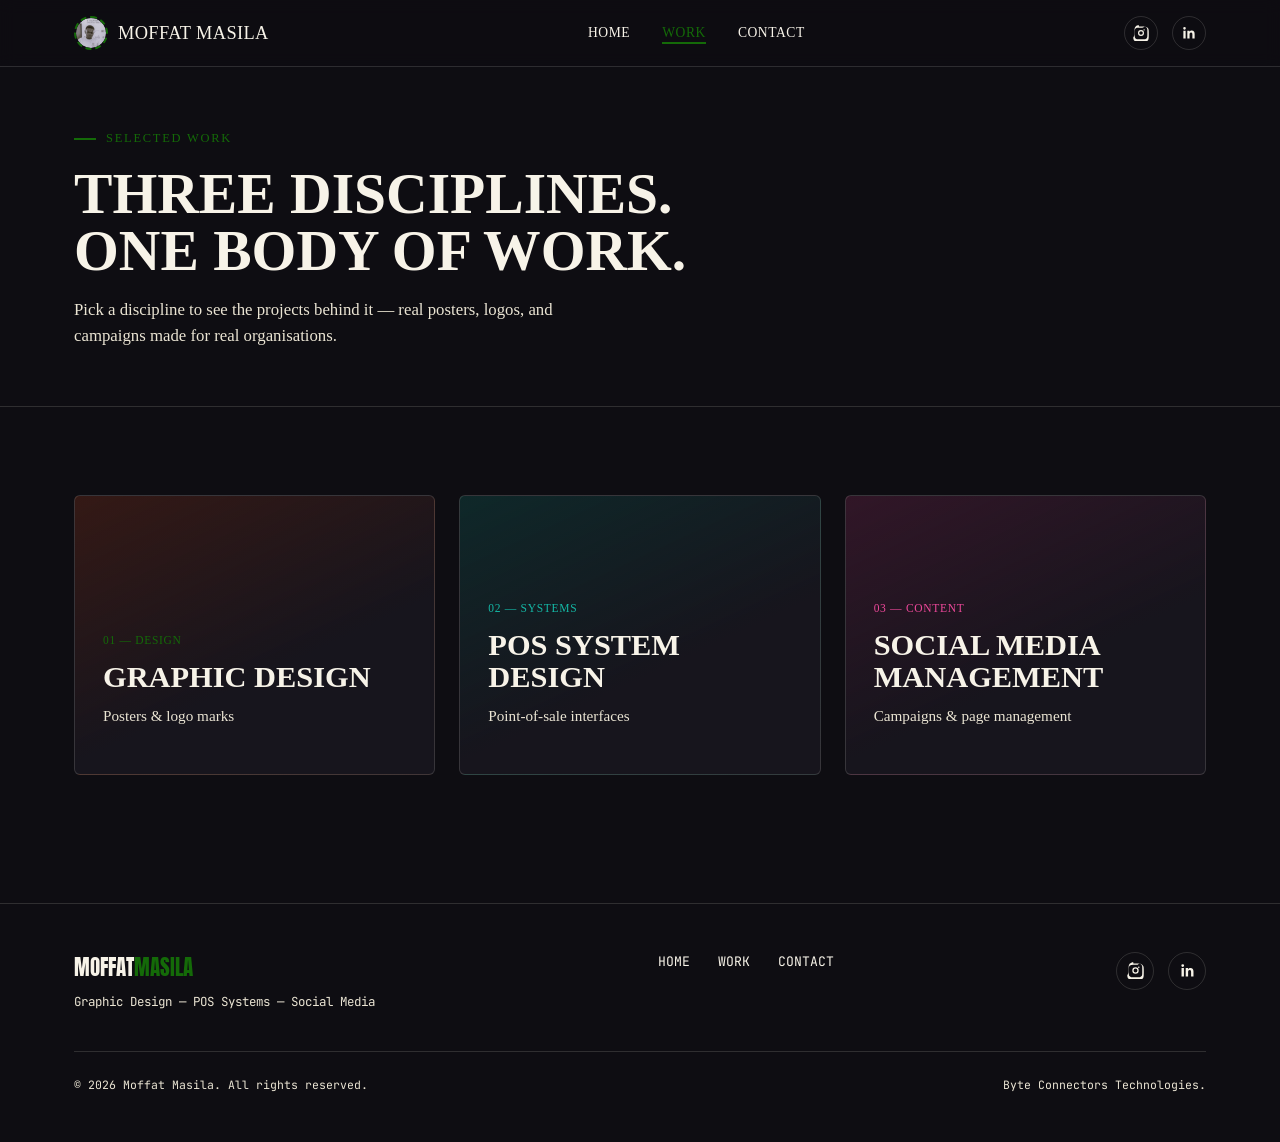
<file: portfolio/work/index.html>
<!DOCTYPE html>
<html lang="en">
<head>
<meta charset="UTF-8">
<meta name="viewport" content="width=device-width, initial-scale=1.0">
<title>Work — Moffat Masila</title>
<meta name="description" content="Graphic design, POS system design, and social media management work by Moffat Masila.">
<link rel="icon" type="image/svg+xml" href="../images/favicon.svg">
<link rel="preconnect" href="https://fonts.googleapis.com">
<link rel="preconnect" href="https://fonts.gstatic.com" crossorigin>
<link href="https://fonts.googleapis.com/css2?family=Anton&family=JetBrains+Mono:wght@400;500;700&family=Work+Sans:wght@400;500;600&display=swap" rel="stylesheet">
<link rel="stylesheet" href="../css/style.css">
</head>
<body>

<header class="site-header">
  <div class="container nav">
    <a href="../index.html" class="nav-mark">
      <span class="badge"><img src="../images/profile/moffat-masila.jpg" alt="Moffat Masila"></span> MOFFAT MASILA
    </a>
    <nav aria-label="Primary">
      <ul class="nav-links">
        <li><a href="../index.html">Home</a></li>
        <li><a href="index.html" aria-current="page">Work</a></li>
        <li><a href="../contact.html">Contact</a></li>
      </ul>
    </nav>
    <div class="nav-social" aria-label="Social links">
      <a href="https://www.instagram.com/mas_i1a?igsi=MXI4czhwNWgxZ2kyMw==" aria-label="Instagram">
        <svg viewBox="0 0 24 24"><path d="M12 2.2c3.2 0 3.6 0 4.9.07 1.3.06 2.2.27 2.9.55.8.3 1.4.7 2 1.3.6.6 1 1.2 1.3 2 .3.7.5 1.6.5 2.9.1 1.3.1 1.7.1 4.9s0 3.6-.1 4.9c-.1 1.3-.2 2.2-.5 2.9-.3.8-.7 1.4-1.3 2-.6.6-1.2 1-2 1.3-.7.3-1.6.5-2.9.5-1.3.1-1.7.1-4.9.1s-3.6 0-4.9-.1c-1.3-.1-2.2-.2-2.9-.5-.8-.3-1.4-.7-2-1.3-.6-.6-1-1.2-1.3-2-.3-.7-.5-1.6-.5-2.9C2.2 15.6 2.2 15.2 2.2 12s0-3.6.1-4.9c.1-1.3.2-2.2.5-2.9.3-.8.7-1.4 1.3-2 .6-.6 1.2-1 2-1.3.7-.3 1.6-.5 2.9-.5C8.4 2.2 8.8 2.2 12 2.2zm0 1.8c-3.1 0-3.5 0-4.8.07-1.1.05-1.7.24-2.1.4-.5.2-.9.44-1.3.85-.4.4-.65.8-.85 1.3-.16.4-.35 1-.4 2.1C2.5 8.5 2.5 8.9 2.5 12s0 3.5.07 4.8c.05 1.1.24 1.7.4 2.1.2.5.44.9.85 1.3.4.4.8.65 1.3.85.4.16 1 .35 2.1.4 1.3.07 1.7.07 4.8.07s3.5 0 4.8-.07c1.1-.05 1.7-.24 2.1-.4.5-.2.9-.44 1.3-.85.4-.4.65-.8.85-1.3.16-.4.35-1 .4-2.1.07-1.3.07-1.7.07-4.8s0-3.5-.07-4.8c-.05-1.1-.24-1.7-.4-2.1-.2-.5-.44-.9-.85-1.3-.4-.4-.8-.65-1.3-.85-.4-.16-1-.35-2.1-.4C15.5 4 15.1 4 12 4zm0 3.5a4.5 4.5 0 110 9 4.5 4.5 0 010-9zm0 1.8a2.7 2.7 0 100 5.4 2.7 2.7 0 000-5.4zm5.7-2a1.05 1.05 0 11-2.1 0 1.05 1.05 0 012.1 0z"/></svg>
      </a>
      <a href="https://www.linkedin.com/in/moffat-masila-363402240" aria-label="LinkedIn">
        <svg viewBox="0 0 24 24"><path d="M6.94 8.5H3.56V20.4h3.38V8.5zM5.25 3.1a1.96 1.96 0 100 3.92 1.96 1.96 0 000-3.92zM20.44 20.4h-3.37v-5.9c0-1.4-.02-3.2-1.95-3.2-1.96 0-2.26 1.53-2.26 3.1v6h-3.37V8.5h3.24v1.63h.05c.45-.86 1.56-1.77 3.2-1.77 3.43 0 4.46 2.26 4.46 5.2v6.84z"/></svg>
      </a>
    </div>
    <button class="nav-toggle" aria-label="Toggle menu" aria-expanded="false">Menu</button>
  </div>
</header>

<main>
  <section class="page-hero">
    <div class="container">
      <span class="eyebrow">Selected work</span>
      <h1>Three disciplines.<br>One body of work.</h1>
      <p>Pick a discipline to see the projects behind it — real posters, logos, and campaigns made for real organisations.</p>
    </div>
  </section>

  <section>
    <div class="container hub-tiles">
      <a class="hub-tile t-graphic" href="graphic-design.html">
        <span class="tile-tag">01 — Design</span>
        <h3>Graphic Design</h3>
        <p>Posters &amp; logo marks</p>
      </a>
      <a class="hub-tile t-pos" href="pos-design.html">
        <span class="tile-tag">02 — Systems</span>
        <h3>POS System Design</h3>
        <p>Point-of-sale interfaces</p>
      </a>
      <a class="hub-tile t-social" href="social-media.html">
        <span class="tile-tag">03 — Content</span>
        <h3>Social Media Management</h3>
        <p>Campaigns &amp; page management</p>
      </a>
    </div>
  </section>
</main>

<footer class="site-footer">
  <div class="container">
    <div class="footer-grid">
      <div>
        <div class="footer-mark">MOFFAT<span>MASILA</span></div>
        <div class="footer-tag">Graphic Design — POS Systems — Social Media</div>
      </div>
      <ul class="footer-links">
        <li><a href="../index.html">Home</a></li>
        <li><a href="index.html">Work</a></li>
        <li><a href="../contact.html">Contact</a></li>
      </ul>
      <div class="footer-social" aria-label="Social links">
        <a href="https://www.instagram.com/mas_i1a?igsi=MXI4czhwNWgxZ2kyMw==" aria-label="Instagram">
          <svg viewBox="0 0 24 24"><path d="M12 2.2c3.2 0 3.6 0 4.9.07 1.3.06 2.2.27 2.9.55.8.3 1.4.7 2 1.3.6.6 1 1.2 1.3 2 .3.7.5 1.6.5 2.9.1 1.3.1 1.7.1 4.9s0 3.6-.1 4.9c-.1 1.3-.2 2.2-.5 2.9-.3.8-.7 1.4-1.3 2-.6.6-1.2 1-2 1.3-.7.3-1.6.5-2.9.5-1.3.1-1.7.1-4.9.1s-3.6 0-4.9-.1c-1.3-.1-2.2-.2-2.9-.5-.8-.3-1.4-.7-2-1.3-.6-.6-1-1.2-1.3-2-.3-.7-.5-1.6-.5-2.9C2.2 15.6 2.2 15.2 2.2 12s0-3.6.1-4.9c.1-1.3.2-2.2.5-2.9.3-.8.7-1.4 1.3-2 .6-.6 1.2-1 2-1.3.7-.3 1.6-.5 2.9-.5C8.4 2.2 8.8 2.2 12 2.2zm0 1.8c-3.1 0-3.5 0-4.8.07-1.1.05-1.7.24-2.1.4-.5.2-.9.44-1.3.85-.4.4-.65.8-.85 1.3-.16.4-.35 1-.4 2.1C2.5 8.5 2.5 8.9 2.5 12s0 3.5.07 4.8c.05 1.1.24 1.7.4 2.1.2.5.44.9.85 1.3.4.4.8.65 1.3.85.4.16 1 .35 2.1.4 1.3.07 1.7.07 4.8.07s3.5 0 4.8-.07c1.1-.05 1.7-.24 2.1-.4.5-.2.9-.44 1.3-.85.4-.4.65-.8.85-1.3.16-.4.35-1 .4-2.1.07-1.3.07-1.7.07-4.8s0-3.5-.07-4.8c-.05-1.1-.24-1.7-.4-2.1-.2-.5-.44-.9-.85-1.3-.4-.4-.8-.65-1.3-.85-.4-.16-1-.35-2.1-.4C15.5 4 15.1 4 12 4zm0 3.5a4.5 4.5 0 110 9 4.5 4.5 0 010-9zm0 1.8a2.7 2.7 0 100 5.4 2.7 2.7 0 000-5.4zm5.7-2a1.05 1.05 0 11-2.1 0 1.05 1.05 0 012.1 0z"/></svg>
        </a>
        <a href="https://www.linkedin.com/in/moffat-masila-363402240" aria-label="LinkedIn">
          <svg viewBox="0 0 24 24"><path d="M6.94 8.5H3.56V20.4h3.38V8.5zM5.25 3.1a1.96 1.96 0 100 3.92 1.96 1.96 0 000-3.92zM20.44 20.4h-3.37v-5.9c0-1.4-.02-3.2-1.95-3.2-1.96 0-2.26 1.53-2.26 3.1v6h-3.37V8.5h3.24v1.63h.05c.45-.86 1.56-1.77 3.2-1.77 3.43 0 4.46 2.26 4.46 5.2v6.84z"/></svg>
        </a>
      </div>
    </div>
    <div class="footer-bottom">
      <span>© <span id="year"></span> Moffat Masila. All rights reserved.</span>
      <span>Byte Connectors Technologies.</span>
    </div>
  </div>
</footer>

<script>document.getElementById('year').textContent = new Date().getFullYear();</script>
<script src="../js/script.js"></script>
</body>
</html>
</file>
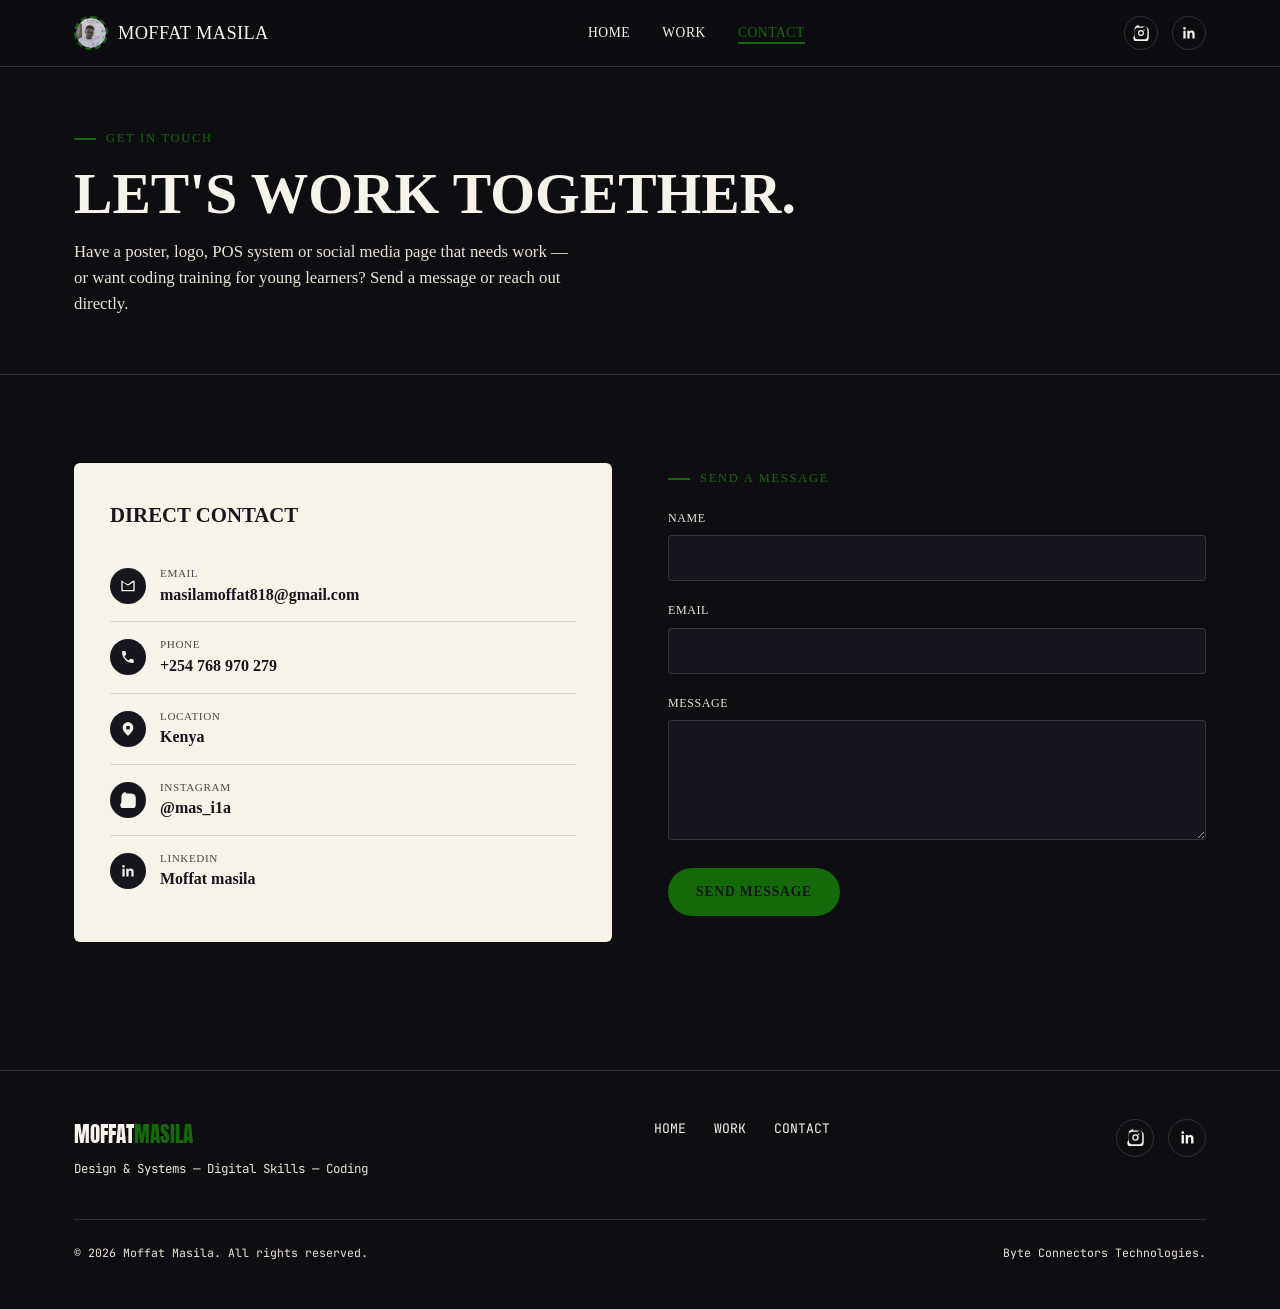
<file: contact.html>
<!DOCTYPE html>
<html lang="en">
<head>
<meta charset="UTF-8">
<meta name="viewport" content="width=device-width, initial-scale=1.0">
<title>Contact — Moffat Masila</title>
<meta name="description" content="Get in touch with Moffat Masila about design and systems, digital skills, or coding training.">
<link rel="icon" type="image/svg+xml" href="images/favicon.svg">
<link rel="preconnect" href="https://fonts.googleapis.com">
<link rel="preconnect" href="https://fonts.gstatic.com" crossorigin>
<link href="https://fonts.googleapis.com/css2?family=Anton&family=JetBrains+Mono:wght@400;500;700&family=Work+Sans:wght@400;500;600&display=swap" rel="stylesheet">
<link rel="stylesheet" href="css/style.css">
</head>
<body>

<header class="site-header">
  <div class="container nav">
    <a href="index.html" class="nav-mark">
      <span class="badge"><img src="images/profile/moffat-masila.jpg" alt="Moffat Masila"></span> MOFFAT MASILA
    </a>
    <nav aria-label="Primary">
      <ul class="nav-links">
        <li><a href="index.html">Home</a></li>
        <li><a href="work/index.html">Work</a></li>
        <li><a href="contact.html" aria-current="page">Contact</a></li>
      </ul>
    </nav>
    <div class="nav-social" aria-label="Social links">
      <!-- PLACEHOLDER: replace href with your real Instagram URL -->
      <a href="https://www.instagram.com/mas_i1a?igsi=MXI4czhwNWgxZ2kyMw==" aria-label="Instagram">
        <svg viewBox="0 0 24 24"><path d="M12 2.2c3.2 0 3.6 0 4.9.07 1.3.06 2.2.27 2.9.55.8.3 1.4.7 2 1.3.6.6 1 1.2 1.3 2 .3.7.5 1.6.5 2.9.1 1.3.1 1.7.1 4.9s0 3.6-.1 4.9c-.1 1.3-.2 2.2-.5 2.9-.3.8-.7 1.4-1.3 2-.6.6-1.2 1-2 1.3-.7.3-1.6.5-2.9.5-1.3.1-1.7.1-4.9.1s-3.6 0-4.9-.1c-1.3-.1-2.2-.2-2.9-.5-.8-.3-1.4-.7-2-1.3-.6-.6-1-1.2-1.3-2-.3-.7-.5-1.6-.5-2.9C2.2 15.6 2.2 15.2 2.2 12s0-3.6.1-4.9c.1-1.3.2-2.2.5-2.9.3-.8.7-1.4 1.3-2 .6-.6 1.2-1 2-1.3.7-.3 1.6-.5 2.9-.5C8.4 2.2 8.8 2.2 12 2.2zm0 1.8c-3.1 0-3.5 0-4.8.07-1.1.05-1.7.24-2.1.4-.5.2-.9.44-1.3.85-.4.4-.65.8-.85 1.3-.16.4-.35 1-.4 2.1C2.5 8.5 2.5 8.9 2.5 12s0 3.5.07 4.8c.05 1.1.24 1.7.4 2.1.2.5.44.9.85 1.3.4.4.8.65 1.3.85.4.16 1 .35 2.1.4 1.3.07 1.7.07 4.8.07s3.5 0 4.8-.07c1.1-.05 1.7-.24 2.1-.4.5-.2.9-.44 1.3-.85.4-.4.65-.8.85-1.3.16-.4.35-1 .4-2.1.07-1.3.07-1.7.07-4.8s0-3.5-.07-4.8c-.05-1.1-.24-1.7-.4-2.1-.2-.5-.44-.9-.85-1.3-.4-.4-.8-.65-1.3-.85-.4-.16-1-.35-2.1-.4C15.5 4 15.1 4 12 4zm0 3.5a4.5 4.5 0 110 9 4.5 4.5 0 010-9zm0 1.8a2.7 2.7 0 100 5.4 2.7 2.7 0 000-5.4zm5.7-2a1.05 1.05 0 11-2.1 0 1.05 1.05 0 012.1 0z"/></svg>
      </a>
      <!-- PLACEHOLDER: replace href with your real LinkedIn URL -->
      <a href="https://www.linkedin.com/in/moffat-masila-363402240" aria-label="LinkedIn">
        <svg viewBox="0 0 24 24"><path d="M6.94 8.5H3.56V20.4h3.38V8.5zM5.25 3.1a1.96 1.96 0 100 3.92 1.96 1.96 0 000-3.92zM20.44 20.4h-3.37v-5.9c0-1.4-.02-3.2-1.95-3.2-1.96 0-2.26 1.53-2.26 3.1v6h-3.37V8.5h3.24v1.63h.05c.45-.86 1.56-1.77 3.2-1.77 3.43 0 4.46 2.26 4.46 5.2v6.84z"/></svg>
      </a>
    </div>
    <button class="nav-toggle" aria-label="Toggle menu" aria-expanded="false">Menu</button>
  </div>
</header>

<main>
  <section class="page-hero">
    <div class="container">
      <span class="eyebrow">Get in touch</span>
      <h1>Let's work together.</h1>
      <p>Have a poster, logo, POS system or social media page that needs work — or want coding training for young learners? Send a message or reach out directly.</p>
    </div>
  </section>

  <section>
    <div class="container contact-grid">

      <div>
        <div class="contact-card">
          <h3>Direct contact</h3>

          <div class="contact-row">
            <div class="icon">
              <svg viewBox="0 0 24 24"><path d="M2 4h20v16H2V4zm2 2.2V18h16V6.2l-8 5.4-8-5.4zm.6-.2L12 9.4 19.4 4H4.6z"/></svg>
            </div>
            <div>
              <div class="label">Email</div>
              <div class="value">masilamoffat818@gmail.com</div>
            </div>
          </div>

          <div class="contact-row">
            <div class="icon">
              <svg viewBox="0 0 24 24"><path d="M6.6 10.8c1.4 2.7 3.6 4.9 6.3 6.3l2.1-2.1c.3-.3.7-.4 1-.2 1.1.4 2.3.6 3.5.6.6 0 1 .4 1 1V20c0 .6-.4 1-1 1C10.6 21 3 13.4 3 4c0-.6.4-1 1-1h3.6c.6 0 1 .4 1 1 0 1.2.2 2.4.6 3.5.1.4 0 .8-.2 1L6.6 10.8z"/></svg>
            </div>
            <div>
              <div class="label">Phone</div>
              <div class="value">+254 768 970 279 </div>
            </div>
          </div>

          <div class="contact-row">
            <div class="icon">
              <svg viewBox="0 0 24 24"><path d="M12 2C7.6 2 4 5.6 4 10c0 6 8 12 8 12s8-6 8-12c0-4.4-3.6-8-8-8zm0 11a3 3 0 110-6 3 3 0 010 6z"/></svg>
            </div>
            <div>
              <div class="label">Location</div>
              <div class="value">Kenya</div>
            </div>
          </div>

          <div class="contact-row">
            <div class="icon">
              <svg viewBox="0 0 24 24"><path d="M12 2.2c3.2 0 3.6 0 4.9.07 1.3.06 2.2.27 2.9.55.8.3 1.4.7 2 1.3.6.6 1 1.2 1.3 2 .3.7.5 1.6.5 2.9.1 1.3.1 1.7.1 4.9s0 3.6-.1 4.9c-.1 1.3-.2 2.2-.5 2.9-.3.8-.7 1.4-1.3 2-.6.6-1.2 1-2 1.3-.7.3-1.6.5-2.9.5-1.3.1-1.7.1-4.9.1s-3.6 0-4.9-.1c-1.3-.1-2.2-.2-2.9-.5-.8-.3-1.4-.7-2-1.3-.6-.6-1-1.2-1.3-2-.3-.7-.5-1.6-.5-2.9C2.2 15.6 2.2 15.2 2.2 12s0-3.6.1-4.9c.1-1.3.2-2.2.5-2.9.3-.8.7-1.4 1.3-2 .6-.6 1.2-1 2-1.3.7-.3 1.6-.5 2.9-.5C8.4 2.2 8.8 2.2 12 2.2z"/></svg>
            </div>
            <div>
              <div class="label">Instagram</div>
              <div class="value"><a href="https://www.instagram.com/mas_i1a?igsi=MXI4czhwNWgxZ2kyMw==">@mas_i1a</a> </div>
            </div>
          </div>

          <div class="contact-row">
            <div class="icon">
              <svg viewBox="0 0 24 24"><path d="M6.94 8.5H3.56V20.4h3.38V8.5zM5.25 3.1a1.96 1.96 0 100 3.92 1.96 1.96 0 000-3.92zM20.44 20.4h-3.37v-5.9c0-1.4-.02-3.2-1.95-3.2-1.96 0-2.26 1.53-2.26 3.1v6h-3.37V8.5h3.24v1.63h.05c.45-.86 1.56-1.77 3.2-1.77 3.43 0 4.46 2.26 4.46 5.2v6.84z"/></svg>
            </div>
            <div>
              <div class="label">LinkedIn</div>
              <div class="value"><a href="https://www.linkedin.com/in/moffat-masila-363402240">Moffat masila</a> </div>
            </div>
          </div>
        </div>
      </div>

      <div>
        <span class="eyebrow">Send a message</span>
        <form 
          action="https://formspree.io/f/moeqjqvv"
          method="POST"
          style="margin-top:20px;">
          <div class="form-field">
            <label for="name">Name</label>
            <input type="text" id="name" name="name" required>
          </div>
          <div class="form-field">
            <label for="email">Email</label>
            <input type="email" id="email" name="email" required>
          </div>
          <div class="form-field">
            <label for="message">Message</label>
            <textarea id="message" name="message" required></textarea>
          </div>
          <button type="submit" class="btn btn-primary">Send message</button>
        </form>
      </div>

    </div>
  </section>
</main>

<footer class="site-footer">
  <div class="container">
    <div class="footer-grid">
      <div>
        <div class="footer-mark">MOFFAT<span>MASILA</span></div>
        <div class="footer-tag">Design &amp; Systems — Digital Skills — Coding</div>
      </div>
      <ul class="footer-links">
        <li><a href="index.html">Home</a></li>
        <li><a href="work/index.html">Work</a></li>
        <li><a href="contact.html">Contact</a></li>
      </ul>
      <div class="footer-social" aria-label="Social links">
        <!-- PLACEHOLDER: replace href with your real Instagram URL -->
        <a href="https://www.instagram.com/mas_i1a?igsi=MXI4czhwNWgxZ2kyMw==" aria-label="Instagram">
          <svg viewBox="0 0 24 24"><path d="M12 2.2c3.2 0 3.6 0 4.9.07 1.3.06 2.2.27 2.9.55.8.3 1.4.7 2 1.3.6.6 1 1.2 1.3 2 .3.7.5 1.6.5 2.9.1 1.3.1 1.7.1 4.9s0 3.6-.1 4.9c-.1 1.3-.2 2.2-.5 2.9-.3.8-.7 1.4-1.3 2-.6.6-1.2 1-2 1.3-.7.3-1.6.5-2.9.5-1.3.1-1.7.1-4.9.1s-3.6 0-4.9-.1c-1.3-.1-2.2-.2-2.9-.5-.8-.3-1.4-.7-2-1.3-.6-.6-1-1.2-1.3-2-.3-.7-.5-1.6-.5-2.9C2.2 15.6 2.2 15.2 2.2 12s0-3.6.1-4.9c.1-1.3.2-2.2.5-2.9.3-.8.7-1.4 1.3-2 .6-.6 1.2-1 2-1.3.7-.3 1.6-.5 2.9-.5C8.4 2.2 8.8 2.2 12 2.2zm0 1.8c-3.1 0-3.5 0-4.8.07-1.1.05-1.7.24-2.1.4-.5.2-.9.44-1.3.85-.4.4-.65.8-.85 1.3-.16.4-.35 1-.4 2.1C2.5 8.5 2.5 8.9 2.5 12s0 3.5.07 4.8c.05 1.1.24 1.7.4 2.1.2.5.44.9.85 1.3.4.4.8.65 1.3.85.4.16 1 .35 2.1.4 1.3.07 1.7.07 4.8.07s3.5 0 4.8-.07c1.1-.05 1.7-.24 2.1-.4.5-.2.9-.44 1.3-.85.4-.4.65-.8.85-1.3.16-.4.35-1 .4-2.1.07-1.3.07-1.7.07-4.8s0-3.5-.07-4.8c-.05-1.1-.24-1.7-.4-2.1-.2-.5-.44-.9-.85-1.3-.4-.4-.8-.65-1.3-.85-.4-.16-1-.35-2.1-.4C15.5 4 15.1 4 12 4zm0 3.5a4.5 4.5 0 110 9 4.5 4.5 0 010-9zm0 1.8a2.7 2.7 0 100 5.4 2.7 2.7 0 000-5.4zm5.7-2a1.05 1.05 0 11-2.1 0 1.05 1.05 0 012.1 0z"/></svg>
        </a>
        <!-- PLACEHOLDER: replace href with your real LinkedIn URL -->
        <a href="#" aria-label="LinkedIn">
          <svg viewBox="0 0 24 24"><path d="M6.94 8.5H3.56V20.4h3.38V8.5zM5.25 3.1a1.96 1.96 0 100 3.92 1.96 1.96 0 000-3.92zM20.44 20.4h-3.37v-5.9c0-1.4-.02-3.2-1.95-3.2-1.96 0-2.26 1.53-2.26 3.1v6h-3.37V8.5h3.24v1.63h.05c.45-.86 1.56-1.77 3.2-1.77 3.43 0 4.46 2.26 4.46 5.2v6.84z"/></svg>
        </a>
      </div>
    </div>
    <div class="footer-bottom">
      <span>© <span id="year"></span> Moffat Masila. All rights reserved.</span>
      <span>Byte Connectors Technologies.</span>
    </div>
  </div>
</footer>

<script>document.getElementById('year').textContent = new Date().getFullYear();</script>
<script src="js/script.js"></script>
</body>
</html>
</file>
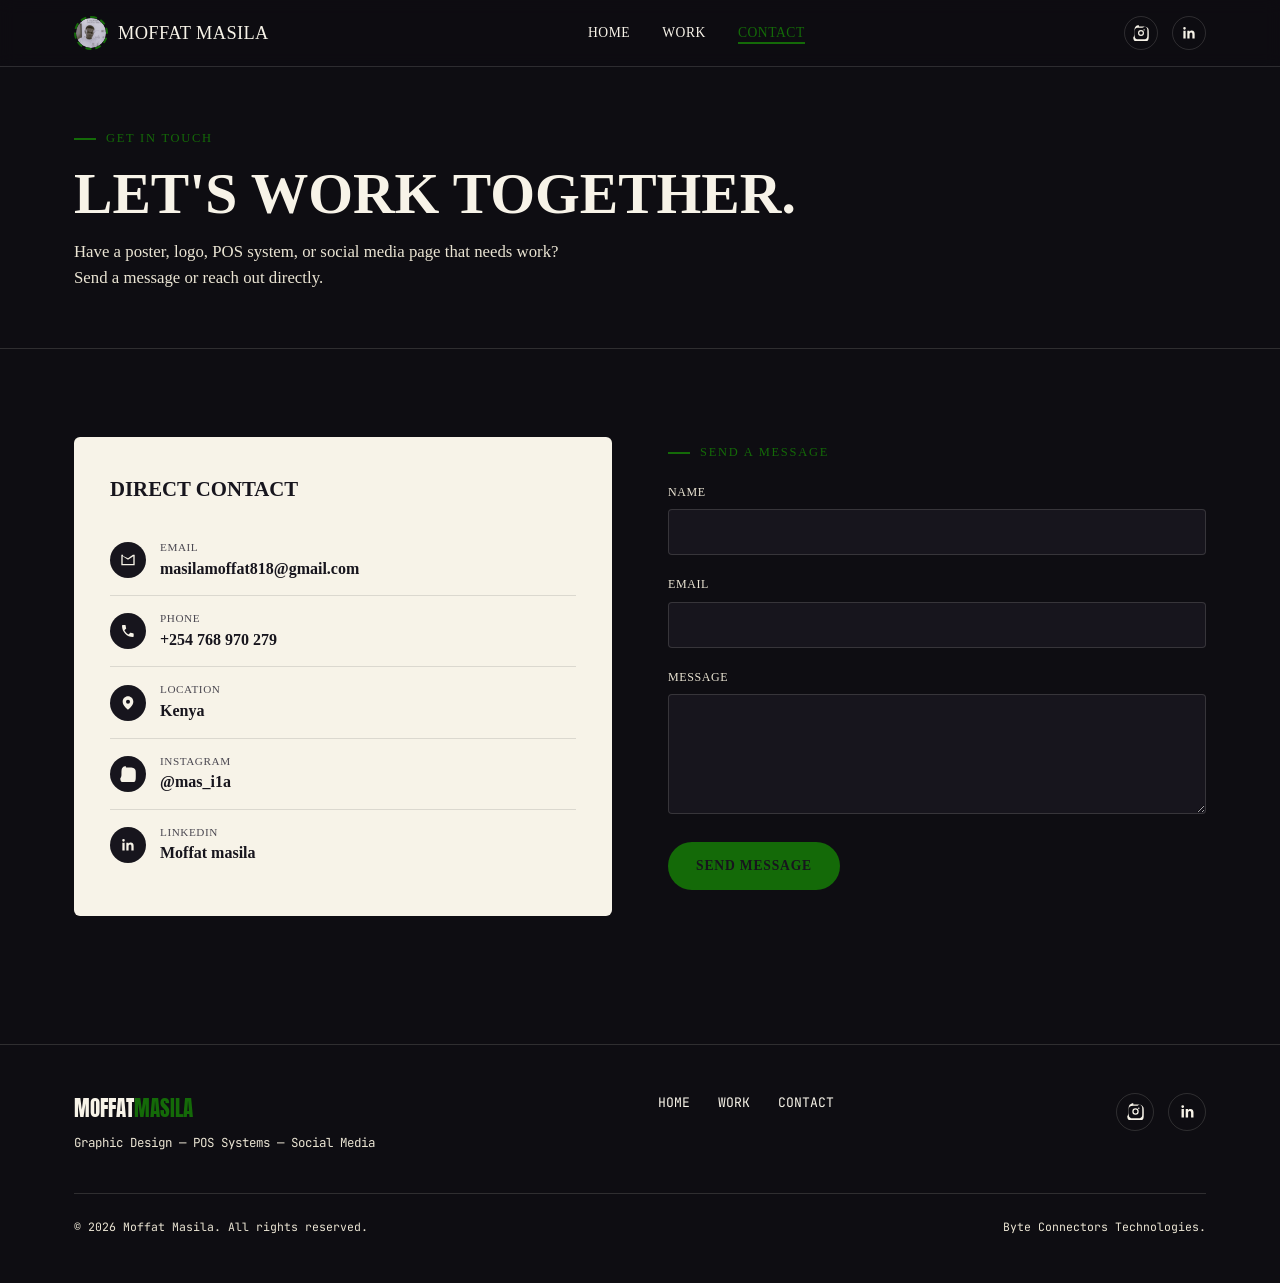
<file: portfolio/contact.html>
<!DOCTYPE html>
<html lang="en">
<head>
<meta charset="UTF-8">
<meta name="viewport" content="width=device-width, initial-scale=1.0">
<title>Contact — Moffat Masila</title>
<meta name="description" content="Get in touch with Moffat Masila about graphic design, POS system design, or social media management.">
<link rel="icon" type="image/svg+xml" href="images/favicon.svg">
<link rel="preconnect" href="https://fonts.googleapis.com">
<link rel="preconnect" href="https://fonts.gstatic.com" crossorigin>
<link href="https://fonts.googleapis.com/css2?family=Anton&family=JetBrains+Mono:wght@400;500;700&family=Work+Sans:wght@400;500;600&display=swap" rel="stylesheet">
<link rel="stylesheet" href="css/style.css">
</head>
<body>

<header class="site-header">
  <div class="container nav">
    <a href="index.html" class="nav-mark">
      <span class="badge"><img src="images/profile/moffat-masila.jpg" alt="Moffat Masila"></span> MOFFAT MASILA
    </a>
    <nav aria-label="Primary">
      <ul class="nav-links">
        <li><a href="index.html">Home</a></li>
        <li><a href="work/index.html">Work</a></li>
        <li><a href="contact.html" aria-current="page">Contact</a></li>
      </ul>
    </nav>
    <div class="nav-social" aria-label="Social links">
      <a href="https://www.instagram.com/mas_i1a?igsi=MXI4czhwNWgxZ2kyMw==" aria-label="Instagram">
        <svg viewBox="0 0 24 24"><path d="M12 2.2c3.2 0 3.6 0 4.9.07 1.3.06 2.2.27 2.9.55.8.3 1.4.7 2 1.3.6.6 1 1.2 1.3 2 .3.7.5 1.6.5 2.9.1 1.3.1 1.7.1 4.9s0 3.6-.1 4.9c-.1 1.3-.2 2.2-.5 2.9-.3.8-.7 1.4-1.3 2-.6.6-1.2 1-2 1.3-.7.3-1.6.5-2.9.5-1.3.1-1.7.1-4.9.1s-3.6 0-4.9-.1c-1.3-.1-2.2-.2-2.9-.5-.8-.3-1.4-.7-2-1.3-.6-.6-1-1.2-1.3-2-.3-.7-.5-1.6-.5-2.9C2.2 15.6 2.2 15.2 2.2 12s0-3.6.1-4.9c.1-1.3.2-2.2.5-2.9.3-.8.7-1.4 1.3-2 .6-.6 1.2-1 2-1.3.7-.3 1.6-.5 2.9-.5C8.4 2.2 8.8 2.2 12 2.2zm0 1.8c-3.1 0-3.5 0-4.8.07-1.1.05-1.7.24-2.1.4-.5.2-.9.44-1.3.85-.4.4-.65.8-.85 1.3-.16.4-.35 1-.4 2.1C2.5 8.5 2.5 8.9 2.5 12s0 3.5.07 4.8c.05 1.1.24 1.7.4 2.1.2.5.44.9.85 1.3.4.4.8.65 1.3.85.4.16 1 .35 2.1.4 1.3.07 1.7.07 4.8.07s3.5 0 4.8-.07c1.1-.05 1.7-.24 2.1-.4.5-.2.9-.44 1.3-.85.4-.4.65-.8.85-1.3.16-.4.35-1 .4-2.1.07-1.3.07-1.7.07-4.8s0-3.5-.07-4.8c-.05-1.1-.24-1.7-.4-2.1-.2-.5-.44-.9-.85-1.3-.4-.4-.8-.65-1.3-.85-.4-.16-1-.35-2.1-.4C15.5 4 15.1 4 12 4zm0 3.5a4.5 4.5 0 110 9 4.5 4.5 0 010-9zm0 1.8a2.7 2.7 0 100 5.4 2.7 2.7 0 000-5.4zm5.7-2a1.05 1.05 0 11-2.1 0 1.05 1.05 0 012.1 0z"/></svg>
      </a>
      <a href="https://www.linkedin.com/in/moffat-masila-363402240" aria-label="LinkedIn">
        <svg viewBox="0 0 24 24"><path d="M6.94 8.5H3.56V20.4h3.38V8.5zM5.25 3.1a1.96 1.96 0 100 3.92 1.96 1.96 0 000-3.92zM20.44 20.4h-3.37v-5.9c0-1.4-.02-3.2-1.95-3.2-1.96 0-2.26 1.53-2.26 3.1v6h-3.37V8.5h3.24v1.63h.05c.45-.86 1.56-1.77 3.2-1.77 3.43 0 4.46 2.26 4.46 5.2v6.84z"/></svg>
      </a>
    </div>
    <button class="nav-toggle" aria-label="Toggle menu" aria-expanded="false">Menu</button>
  </div>
</header>

<main>
  <section class="page-hero">
    <div class="container">
      <span class="eyebrow">Get in touch</span>
      <h1>Let's work together.</h1>
      <p>Have a poster, logo, POS system, or social media page that needs work? Send a message or reach out directly.</p>
    </div>
  </section>

  <section>
    <div class="container contact-grid">

      <div>
        <div class="contact-card">
          <h3>Direct contact</h3>

          <div class="contact-row">
            <div class="icon">
              <svg viewBox="0 0 24 24"><path d="M2 4h20v16H2V4zm2 2.2V18h16V6.2l-8 5.4-8-5.4zm.6-.2L12 9.4 19.4 4H4.6z"/></svg>
            </div>
            <div>
              <div class="label">Email</div>
              <div class="value">masilamoffat818@gmail.com</div>
            </div>
          </div>

          <div class="contact-row">
            <div class="icon">
              <svg viewBox="0 0 24 24"><path d="M6.6 10.8c1.4 2.7 3.6 4.9 6.3 6.3l2.1-2.1c.3-.3.7-.4 1-.2 1.1.4 2.3.6 3.5.6.6 0 1 .4 1 1V20c0 .6-.4 1-1 1C10.6 21 3 13.4 3 4c0-.6.4-1 1-1h3.6c.6 0 1 .4 1 1 0 1.2.2 2.4.6 3.5.1.4 0 .8-.2 1L6.6 10.8z"/></svg>
            </div>
            <div>
              <div class="label">Phone</div>
              <div class="value">+254 768 970 279 </div>
            </div>
          </div>

          <div class="contact-row">
            <div class="icon">
              <svg viewBox="0 0 24 24"><path d="M12 2C7.6 2 4 5.6 4 10c0 6 8 12 8 12s8-6 8-12c0-4.4-3.6-8-8-8zm0 11a3 3 0 110-6 3 3 0 010 6z"/></svg>
            </div>
            <div>
              <div class="label">Location</div>
              <div class="value">Kenya</div>
            </div>
          </div>

          <div class="contact-row">
            <div class="icon">
              <svg viewBox="0 0 24 24"><path d="M12 2.2c3.2 0 3.6 0 4.9.07 1.3.06 2.2.27 2.9.55.8.3 1.4.7 2 1.3.6.6 1 1.2 1.3 2 .3.7.5 1.6.5 2.9.1 1.3.1 1.7.1 4.9s0 3.6-.1 4.9c-.1 1.3-.2 2.2-.5 2.9-.3.8-.7 1.4-1.3 2-.6.6-1.2 1-2 1.3-.7.3-1.6.5-2.9.5-1.3.1-1.7.1-4.9.1s-3.6 0-4.9-.1c-1.3-.1-2.2-.2-2.9-.5-.8-.3-1.4-.7-2-1.3-.6-.6-1-1.2-1.3-2-.3-.7-.5-1.6-.5-2.9C2.2 15.6 2.2 15.2 2.2 12s0-3.6.1-4.9c.1-1.3.2-2.2.5-2.9.3-.8.7-1.4 1.3-2 .6-.6 1.2-1 2-1.3.7-.3 1.6-.5 2.9-.5C8.4 2.2 8.8 2.2 12 2.2z"/></svg>
            </div>
            <div>
              <div class="label">Instagram</div>
              <div class="value"><a href="https://www.instagram.com/mas_i1a?igsi=MXI4czhwNWgxZ2kyMw==">@mas_i1a</a> </div>
            </div>
          </div>

          <div class="contact-row">
            <div class="icon">
              <svg viewBox="0 0 24 24"><path d="M6.94 8.5H3.56V20.4h3.38V8.5zM5.25 3.1a1.96 1.96 0 100 3.92 1.96 1.96 0 000-3.92zM20.44 20.4h-3.37v-5.9c0-1.4-.02-3.2-1.95-3.2-1.96 0-2.26 1.53-2.26 3.1v6h-3.37V8.5h3.24v1.63h.05c.45-.86 1.56-1.77 3.2-1.77 3.43 0 4.46 2.26 4.46 5.2v6.84z"/></svg>
            </div>
            <div>
              <div class="label">LinkedIn</div>
              <div class="value"><a href="https://www.linkedin.com/in/moffat-masila-363402240">Moffat masila</a> </div>
            </div>
          </div>
        </div>
      </div>

      <div>
        <span class="eyebrow">Send a message</span>
        <form 
          action="https://formspree.io/f/moeqjqvv"
          method="POST"
          style="margin-top:20px;">
          <div class="form-field">
            <label for="name">Name</label>
            <input type="text" id="name" name="name" required>
          </div>
          <div class="form-field">
            <label for="email">Email</label>
            <input type="email" id="email" name="email" required>
          </div>
          <div class="form-field">
            <label for="message">Message</label>
            <textarea id="message" name="message" required></textarea>
          </div>
          <button type="submit" class="btn btn-primary">Send message</button>
        </form>
      </div>

    </div>
  </section>
</main>

<footer class="site-footer">
  <div class="container">
    <div class="footer-grid">
      <div>
        <div class="footer-mark">MOFFAT<span>MASILA</span></div>
        <div class="footer-tag">Graphic Design — POS Systems — Social Media</div>
      </div>
      <ul class="footer-links">
        <li><a href="index.html">Home</a></li>
        <li><a href="work/index.html">Work</a></li>
        <li><a href="contact.html">Contact</a></li>
      </ul>
      <div class="footer-social" aria-label="Social links">
        <a href="https://www.instagram.com/mas_i1a?igsi=MXI4czhwNWgxZ2kyMw==" aria-label="Instagram">
          <svg viewBox="0 0 24 24"><path d="M12 2.2c3.2 0 3.6 0 4.9.07 1.3.06 2.2.27 2.9.55.8.3 1.4.7 2 1.3.6.6 1 1.2 1.3 2 .3.7.5 1.6.5 2.9.1 1.3.1 1.7.1 4.9s0 3.6-.1 4.9c-.1 1.3-.2 2.2-.5 2.9-.3.8-.7 1.4-1.3 2-.6.6-1.2 1-2 1.3-.7.3-1.6.5-2.9.5-1.3.1-1.7.1-4.9.1s-3.6 0-4.9-.1c-1.3-.1-2.2-.2-2.9-.5-.8-.3-1.4-.7-2-1.3-.6-.6-1-1.2-1.3-2-.3-.7-.5-1.6-.5-2.9C2.2 15.6 2.2 15.2 2.2 12s0-3.6.1-4.9c.1-1.3.2-2.2.5-2.9.3-.8.7-1.4 1.3-2 .6-.6 1.2-1 2-1.3.7-.3 1.6-.5 2.9-.5C8.4 2.2 8.8 2.2 12 2.2zm0 1.8c-3.1 0-3.5 0-4.8.07-1.1.05-1.7.24-2.1.4-.5.2-.9.44-1.3.85-.4.4-.65.8-.85 1.3-.16.4-.35 1-.4 2.1C2.5 8.5 2.5 8.9 2.5 12s0 3.5.07 4.8c.05 1.1.24 1.7.4 2.1.2.5.44.9.85 1.3.4.4.8.65 1.3.85.4.16 1 .35 2.1.4 1.3.07 1.7.07 4.8.07s3.5 0 4.8-.07c1.1-.05 1.7-.24 2.1-.4.5-.2.9-.44 1.3-.85.4-.4.65-.8.85-1.3.16-.4.35-1 .4-2.1.07-1.3.07-1.7.07-4.8s0-3.5-.07-4.8c-.05-1.1-.24-1.7-.4-2.1-.2-.5-.44-.9-.85-1.3-.4-.4-.8-.65-1.3-.85-.4-.16-1-.35-2.1-.4C15.5 4 15.1 4 12 4zm0 3.5a4.5 4.5 0 110 9 4.5 4.5 0 010-9zm0 1.8a2.7 2.7 0 100 5.4 2.7 2.7 0 000-5.4zm5.7-2a1.05 1.05 0 11-2.1 0 1.05 1.05 0 012.1 0z"/></svg>
        </a>
        <a href="https://www.linkedin.com/in/moffat-masila-363402240" aria-label="LinkedIn">
          <svg viewBox="0 0 24 24"><path d="M6.94 8.5H3.56V20.4h3.38V8.5zM5.25 3.1a1.96 1.96 0 100 3.92 1.96 1.96 0 000-3.92zM20.44 20.4h-3.37v-5.9c0-1.4-.02-3.2-1.95-3.2-1.96 0-2.26 1.53-2.26 3.1v6h-3.37V8.5h3.24v1.63h.05c.45-.86 1.56-1.77 3.2-1.77 3.43 0 4.46 2.26 4.46 5.2v6.84z"/></svg>
        </a>
      </div>
    </div>
    <div class="footer-bottom">
      <span>© <span id="year"></span> Moffat Masila. All rights reserved.</span>
      <span>Byte Connectors Technologies.</span>
    </div>
  </div>
</footer>

<script>document.getElementById('year').textContent = new Date().getFullYear();</script>
<script src="js/script.js"></script>
</body>
</html>
</file>
<file: css/style.css>
/* ============================================
   MOFFAT MASILA — PORTFOLIO
   Design language: bold poster energy, borrowed
   from the pinboard / pasted-flyer world of the
   work itself. Torn edges, tilt, tape, stamps.
   ============================================ */

:root{
  /* --- Color tokens --- */
  --bg:        #0E0D12;   /* near-black charcoal canvas */
  --bg-soft:   #17151D;   /* raised surface */
  --paper:     #F7F3E8;   /* warm poster-stock off-white */
  --paper-dim: #EAE4D3;
  --ink:       #17151D;   /* near-black text on paper */
  --ink-soft:  #4A4750;

  --orange:    #146a08;   /* primary accent — CTA / stamp */
  --gold:      #FFC531;
  --teal:      #14B8A6;
  --pink:      #EC4899;
  --purple:    #8B5CF6;

  --line:      rgba(247,243,232,0.14);

  /* --- Type --- */
  --font-display: 'Anton', 'Arial Narrow', sans-serif;
  --font-body:    'Work Sans', 'Segoe UI', sans-serif;
  --font-mono:    'JetBrains Mono', 'Courier New', monospace;
  --font-georgia: Georgia, 'Times New Roman', Times, serif; /* site-wide, excludes footer */

  --radius: 6px;
}

*, *::before, *::after{ box-sizing: border-box; }

html{ scroll-behavior: smooth; }

body{
  margin: 0;
  background: var(--bg);
  color: var(--paper);
  font-family: var(--font-georgia);
  font-size: 16px;
  line-height: 1.55;
  -webkit-font-smoothing: antialiased;
}

img{ max-width: 100%; display: block; }
a{ color: inherit; text-decoration: none; }

.container{
  width: 100%;
  max-width: 1180px;
  margin-inline: auto;
  padding-inline: 24px;
}

/* Reduced motion respect */
@media (prefers-reduced-motion: reduce){
  html{ scroll-behavior: auto; }
  *, *::before, *::after{ animation-duration: 0.001ms !important; transition-duration: 0.001ms !important; }
}

/* Focus visibility */
a:focus-visible, button:focus-visible, input:focus-visible, textarea:focus-visible{
  outline: 3px solid var(--gold);
  outline-offset: 3px;
}

/* ============ EYEBROW / LABELS ============ */
.eyebrow{
  font-family: var(--font-georgia);
  font-size: 0.78rem;
  letter-spacing: 0.14em;
  text-transform: uppercase;
  color: var(--orange);
  display: inline-flex;
  align-items: center;
  gap: 10px;
}
.eyebrow::before{
  content: "";
  width: 22px;
  height: 2px;
  background: var(--orange);
  display: inline-block;
}

/* ============ NAVIGATION ============ */
.site-header{
  position: sticky;
  top: 0;
  z-index: 100;
  background: rgba(14,13,18,0.92);
  backdrop-filter: blur(8px);
  border-bottom: 1px solid var(--line);
}
.nav{
  display: flex;
  align-items: center;
  justify-content: space-between;
  padding-block: 16px;
}
.nav-mark{
  display: flex;
  align-items: center;
  gap: 10px;
  font-family: var(--font-georgia);
  font-size: 1.15rem;
  letter-spacing: 0.02em;
}
.nav-mark .badge{
  width: 34px; height: 34px;
  border-radius: 50%;
  border: 2px dashed var(--orange);
  display: flex; align-items: center; justify-content: center;
  font-family: var(--font-georgia);
  font-size: 0.65rem;
  font-weight: 700;
  overflow: hidden;
  flex-shrink: 0;
}
.nav-mark .badge img{
  width: 100%; height: 100%;
  object-fit: cover;
  border-radius: 50%;
}
.nav-links{
  display: flex;
  align-items: center;
  gap: 32px;
  list-style: none;
  margin: 0; padding: 0;
  font-family: var(--font-georgia);
  font-size: 0.85rem;
  letter-spacing: 0.04em;
  text-transform: uppercase;
}
.nav-links a{
  position: relative;
  padding-block: 4px;
}
.nav-links a::after{
  content: "";
  position: absolute;
  left: 0; bottom: 0;
  width: 0; height: 2px;
  background: var(--orange);
  transition: width 0.25s ease;
}
.nav-links a:hover::after,
.nav-links a[aria-current="page"]::after{
  width: 100%;
}
.nav-links a[aria-current="page"]{ color: var(--orange); }

.nav-social{
  display: flex; gap: 14px; align-items: center;
}
.nav-social a{
  width: 34px; height: 34px;
  border: 1px solid var(--line);
  border-radius: 50%;
  display: flex; align-items: center; justify-content: center;
  transition: border-color 0.2s ease, transform 0.2s ease, background 0.2s ease;
}
.nav-social a:hover{
  border-color: var(--orange);
  transform: translateY(-2px);
  background: rgba(255,90,41,0.1);
}
.nav-social svg{ width: 16px; height: 16px; fill: var(--paper); }

.nav-toggle{
  display: none;
  background: none; border: none; color: var(--paper);
  font-family: var(--font-georgia);
  font-size: 0.8rem;
  letter-spacing: 0.08em;
  cursor: pointer;
  padding: 8px 4px;
}

/* ============ HERO ============ */
.hero{
  position: relative;
  padding-block: 72px 96px;
  overflow: hidden;
}
.hero-grid{
  display: grid;
  grid-template-columns: 1.1fr 0.9fr;
  gap: 48px;
  align-items: center;
}
.hero h1{
  font-family: var(--font-georgia);
  font-size: clamp(3rem, 7vw, 5.6rem);
  line-height: 0.95;
  letter-spacing: 0.01em;
  margin: 18px 0 20px;
  text-transform: uppercase;
}
.hero h1 .line2{ color: var(--orange); display: block; }
.hero p.lede{
  font-size: 1.15rem;
  color: var(--paper-dim);
  max-width: 46ch;
  margin: 0 0 32px;
}
.hero-ctas{ display: flex; gap: 16px; flex-wrap: wrap; }

.btn{
  display: inline-flex;
  align-items: center;
  gap: 8px;
  padding: 14px 26px;
  border-radius: 999px;
  font-family: var(--font-georgia);
  font-size: 0.85rem;
  letter-spacing: 0.06em;
  text-transform: uppercase;
  border: 2px solid transparent;
  cursor: pointer;
  transition: transform 0.2s ease, background 0.2s ease, border-color 0.2s ease, color 0.2s ease;
}
.btn-primary{
  background: var(--orange);
  color: var(--ink);
  font-weight: 700;
}
.btn-primary:hover{ transform: translate(-2px,-2px); background: var(--gold); }
.btn-ghost{
  border-color: var(--line);
  color: var(--paper);
}
.btn-ghost:hover{ border-color: var(--paper); transform: translate(-2px,-2px); }

/* Pinboard collage */
.pinboard{
  position: relative;
  height: 440px;
}
.pin-item{
  position: absolute;
  background: var(--paper);
  padding: 8px 8px 22px;
  box-shadow: 0 18px 40px rgba(0,0,0,0.45);
  border-radius: 2px;
}
.pin-item img{ width: 100%; height: 100%; object-fit: cover; border-radius: 1px; }
.pin-item::after{
  content: attr(data-tag);
  position: absolute;
  left: 10px; bottom: 4px;
  font-family: var(--font-georgia);
  font-size: 0.6rem;
  color: var(--ink-soft);
  letter-spacing: 0.03em;
}
.pin-item::before{
  /* washi tape */
  content: "";
  position: absolute;
  top: -12px; left: 50%;
  transform: translateX(-50%) rotate(-3deg);
  width: 54px; height: 22px;
  background: rgba(255,197,49,0.85);
  box-shadow: 0 2px 4px rgba(0,0,0,0.2);
}
.pin-1{ width: 190px; height: 230px; top: 0; left: 10%; transform: rotate(-6deg); z-index: 2; }
.pin-2{ width: 170px; height: 210px; top: 40px; right: 4%; transform: rotate(5deg); z-index: 3; }
.pin-3{ width: 160px; height: 130px; bottom: 10px; left: 0; transform: rotate(4deg); z-index: 4; }
.pin-4{ width: 150px; height: 190px; bottom: -10px; right: 18%; transform: rotate(-4deg); z-index: 1; }

/* ============ SECTIONS ============ */
section{ padding-block: 88px; }
.section-head{ margin-bottom: 48px; max-width: 60ch; }
.section-head h2{
  font-family: var(--font-georgia);
  font-size: clamp(2rem, 4vw, 3rem);
  text-transform: uppercase;
  margin: 14px 0 0;
  line-height: 1.02;
}
.section-head p{ color: var(--paper-dim); margin-top: 14px; font-size: 1.05rem; }

.torn-divider{
  height: 26px;
  width: 100%;
  background: var(--bg);
  -webkit-mask-image: url("data:image/svg+xml,%3Csvg xmlns='http://www.w3.org/2000/svg' viewBox='0 0 200 20' preserveAspectRatio='none'%3E%3Cpath d='M0 10 Q5 2 10 10 T20 10 T30 10 T40 10 T50 10 T60 10 T70 10 T80 10 T90 10 T100 10 T110 10 T120 10 T130 10 T140 10 T150 10 T160 10 T170 10 T180 10 T190 10 T200 10 V20 H0 Z' fill='black'/%3E%3C/svg%3E");
  mask-image: url("data:image/svg+xml,%3Csvg xmlns='http://www.w3.org/2000/svg' viewBox='0 0 200 20' preserveAspectRatio='none'%3E%3Cpath d='M0 10 Q5 2 10 10 T20 10 T30 10 T40 10 T50 10 T60 10 T70 10 T80 10 T90 10 T100 10 T110 10 T120 10 T130 10 T140 10 T150 10 T160 10 T170 10 T180 10 T190 10 T200 10 V20 H0 Z' fill='black'/%3E%3C/svg%3E");
  -webkit-mask-size: 100% 100%;
  mask-size: 100% 100%;
}

/* ============ DISCIPLINE / WHAT-I-DO CARDS ============ */
.discipline-grid{
  display: grid;
  grid-template-columns: repeat(3, 1fr);
  gap: 24px;
}
.discipline-card{
  background: var(--bg-soft);
  border: 1px solid var(--line);
  border-radius: var(--radius);
  padding: 32px 26px;
  position: relative;
  transition: transform 0.25s ease, border-color 0.25s ease;
}
.discipline-card:hover{ transform: translateY(-6px) rotate(-0.6deg); border-color: var(--orange); }
.discipline-card .num{
  font-family: var(--font-georgia);
  font-size: 0.75rem;
  color: var(--orange);
}
.discipline-card h3{
  font-family: var(--font-georgia);
  text-transform: uppercase;
  font-size: 1.5rem;
  margin: 14px 0 10px;
  letter-spacing: 0.01em;
}
.discipline-card p{ color: var(--paper-dim); font-size: 0.98rem; margin: 0 0 20px; }
.discipline-card .go{
  font-family: var(--font-georgia);
  font-size: 0.78rem;
  text-transform: uppercase;
  color: var(--gold);
  display: inline-flex; align-items: center; gap: 6px;
}
.discipline-card .go svg{ width: 14px; height: 14px; transition: transform 0.2s ease; }
.discipline-card:hover .go svg{ transform: translateX(4px); }

/* ============ WORK GALLERY ============ */
.gallery{
  display: grid;
  grid-template-columns: repeat(3, 1fr);
  gap: 28px;
}
.gallery.gallery-logos{ grid-template-columns: repeat(3, 1fr); }
.gallery-item{
  background: var(--paper);
  border-radius: 3px;
  overflow: hidden;
  box-shadow: 0 14px 30px rgba(0,0,0,0.35);
  cursor: pointer;
  transition: transform 0.25s ease;
}
.gallery-item:hover{ transform: translateY(-6px); }
.gallery-item .thumb{
  aspect-ratio: 4 / 5;
  overflow: hidden;
  background: var(--paper-dim);
  display: flex; align-items: center; justify-content: center;
}
.gallery-item .thumb.square{ aspect-ratio: 1 / 1; }
.gallery-item .thumb.wide{ aspect-ratio: 16 / 8; }
.gallery-item .thumb img{ width: 100%; height: 100%; object-fit: cover; }
.gallery-item .thumb img.contain{ object-fit: contain; padding: 18px; }
.gallery-item .cap{
  padding: 16px 18px 20px;
  color: var(--ink);
}
.gallery-item .cap .tag{
  font-family: var(--font-georgia);
  font-size: 0.68rem;
  text-transform: uppercase;
  letter-spacing: 0.06em;
  color: var(--pink);
}
.gallery-item .cap h4{
  font-family: var(--font-georgia);
  font-size: 1.05rem;
  text-transform: uppercase;
  margin: 6px 0 4px;
  letter-spacing: 0.01em;
}
.gallery-item .cap p{ font-size: 0.88rem; color: var(--ink-soft); margin: 0; }

/* Placeholder card (no image yet) */
.gallery-item.placeholder{
  background: var(--bg-soft);
  border: 1.5px dashed var(--line);
  box-shadow: none;
  cursor: default;
}
.gallery-item.placeholder:hover{ transform: none; }
.gallery-item.placeholder .thumb{
  background: transparent;
  border-bottom: 1.5px dashed var(--line);
}
.gallery-item.placeholder .thumb span{
  font-family: var(--font-georgia);
  font-size: 0.75rem;
  color: var(--ink-soft);
  color: var(--paper-dim);
  text-align: center;
  padding: 0 20px;
}
.gallery-item.placeholder .cap h4,
.gallery-item.placeholder .cap p{ color: var(--paper-dim); }
.gallery-item.placeholder .cap .tag{ color: var(--teal); }

/* ============ WORK HUB TILES ============ */
.hub-tiles{
  display: grid;
  grid-template-columns: repeat(3, 1fr);
  gap: 24px;
}
.hub-tile{
  position: relative;
  border-radius: var(--radius);
  padding: 40px 28px;
  min-height: 280px;
  display: flex; flex-direction: column; justify-content: flex-end;
  overflow: hidden;
  border: 1px solid var(--line);
  transition: transform 0.25s ease;
}
.hub-tile:hover{ transform: translateY(-6px); }
.hub-tile .tile-tag{
  font-family: var(--font-georgia);
  font-size: 0.72rem;
  text-transform: uppercase;
  letter-spacing: 0.06em;
  margin-bottom: 12px;
}
.hub-tile h3{
  font-family: var(--font-georgia);
  text-transform: uppercase;
  font-size: 1.9rem;
  margin: 0 0 10px;
  line-height: 1.05;
}
.hub-tile p{ color: var(--paper-dim); margin: 0 0 6px; font-size: 0.95rem; }
.hub-tile.t-graphic{ background: linear-gradient(155deg, rgba(255,90,41,0.16), var(--bg-soft) 60%); }
.hub-tile.t-graphic .tile-tag{ color: var(--orange); }
.hub-tile.t-pos{ background: linear-gradient(155deg, rgba(20,184,166,0.16), var(--bg-soft) 60%); }
.hub-tile.t-pos .tile-tag{ color: var(--teal); }
.hub-tile.t-social{ background: linear-gradient(155deg, rgba(236,72,153,0.16), var(--bg-soft) 60%); }
.hub-tile.t-social .tile-tag{ color: var(--pink); }

/* ============ ABOUT STRIP ============ */
.about-strip{
  display: grid;
  grid-template-columns: 0.8fr 1.2fr;
  gap: 56px;
  align-items: start;
}
.about-strip .stamp{
  width: 150px; height: 150px;
  border-radius: 50%;
  border: 2px dashed var(--orange);
  display: flex; align-items: center; justify-content: center;
  text-align: center;
  font-family: var(--font-georgia);
  font-size: 0.72rem;
  letter-spacing: 0.04em;
  color: var(--orange);
  padding: 6px;
  overflow: hidden;
}
.about-strip .stamp img{
  width: 100%; height: 100%;
  object-fit: cover;
  border-radius: 50%;
}
.about-strip p{ font-size: 1.08rem; color: var(--paper-dim); }
.about-strip p strong{ color: var(--paper); }

/* ============ CONTACT ============ */
.contact-grid{
  display: grid;
  grid-template-columns: 1fr 1fr;
  gap: 56px;
}
.contact-card{
  background: var(--paper);
  color: var(--ink);
  border-radius: var(--radius);
  padding: 36px;
}
.contact-card h3{
  font-family: var(--font-georgia);
  text-transform: uppercase;
  font-size: 1.3rem;
  margin: 0 0 20px;
}
.contact-row{
  display: flex;
  align-items: center;
  gap: 14px;
  padding-block: 14px;
  border-bottom: 1px solid rgba(23,21,29,0.12);
}
.contact-row:last-child{ border-bottom: none; }
.contact-row .icon{
  width: 36px; height: 36px;
  border-radius: 50%;
  background: var(--ink);
  color: var(--paper);
  display: flex; align-items: center; justify-content: center;
  flex-shrink: 0;
}
.contact-row .icon svg{ width: 16px; height: 16px; fill: currentColor; }
.contact-row .label{ font-family: var(--font-georgia); font-size: 0.7rem; text-transform: uppercase; color: var(--ink-soft); letter-spacing: 0.05em; }
.contact-row .value{ font-size: 1rem; font-weight: 600; }
.placeholder-note{
  font-family: var(--font-georgia);
  font-size: 0.68rem;
  color: var(--pink);
  background: rgba(236,72,153,0.08);
  border: 1px dashed rgba(236,72,153,0.5);
  padding: 3px 8px;
  border-radius: 4px;
  margin-left: 8px;
}

.form-field{ margin-bottom: 20px; }
.form-field label{
  display: block;
  font-family: var(--font-georgia);
  font-size: 0.75rem;
  text-transform: uppercase;
  letter-spacing: 0.05em;
  color: var(--paper-dim);
  margin-bottom: 8px;
}
.form-field input,
.form-field textarea{
  width: 100%;
  background: var(--bg-soft);
  border: 1px solid var(--line);
  border-radius: 4px;
  padding: 13px 14px;
  color: var(--paper);
  font-family: var(--font-georgia);
  font-size: 0.98rem;
}
.form-field input:focus,
.form-field textarea:focus{ border-color: var(--orange); outline: none; }
.form-field textarea{ resize: vertical; min-height: 120px; }
.form-note{
  font-family: var(--font-georgia);
  font-size: 0.72rem;
  color: var(--paper-dim);
  margin-top: -6px;
  margin-bottom: 24px;
}

/* ============ FOOTER ============ */
.site-footer{
  border-top: 1px solid var(--line);
  padding-block: 48px;
  margin-top: 40px;
}
.footer-grid{
  display: flex;
  justify-content: space-between;
  align-items: flex-start;
  flex-wrap: wrap;
  gap: 32px;
}
.footer-mark{
  font-family: var(--font-display);
  font-size: 1.3rem;
  text-transform: uppercase;
}
.footer-mark span{ color: var(--orange); }
.footer-tag{
  font-family: var(--font-mono);
  font-size: 0.78rem;
  color: var(--paper-dim);
  margin-top: 8px;
}
.footer-links{
  display: flex; gap: 28px;
  list-style: none; margin: 0; padding: 0;
  font-family: var(--font-mono);
  font-size: 0.82rem;
  text-transform: uppercase;
}
.footer-social{ display: flex; gap: 14px; }
.footer-social a{
  width: 38px; height: 38px;
  border: 1px solid var(--line);
  border-radius: 50%;
  display: flex; align-items: center; justify-content: center;
  transition: border-color 0.2s ease, transform 0.2s ease;
}
.footer-social a:hover{ border-color: var(--orange); transform: translateY(-2px); }
.footer-social svg{ width: 17px; height: 17px; fill: var(--paper); }
.footer-bottom{
  margin-top: 40px;
  padding-top: 24px;
  border-top: 1px solid var(--line);
  display: flex; justify-content: space-between; flex-wrap: wrap; gap: 12px;
  font-family: var(--font-mono);
  font-size: 0.72rem;
  color: var(--ink-soft);
  color: var(--paper-dim);
}

/* ============ LIGHTBOX ============ */
.lightbox{
  position: fixed; inset: 0;
  background: rgba(14,13,18,0.94);
  display: none;
  align-items: center; justify-content: center;
  z-index: 1000;
  padding: 40px;
}
.lightbox.open{ display: flex; }
.lightbox img{ max-width: min(90vw, 900px); max-height: 82vh; object-fit: contain; border-radius: 4px; }
.lightbox-cap{
  position: absolute;
  bottom: 36px; left: 0; right: 0;
  text-align: center;
  font-family: var(--font-georgia);
  font-size: 0.8rem;
  color: var(--paper-dim);
}
.lightbox-close{
  position: absolute; top: 24px; right: 28px;
  background: none; border: 1px solid var(--line);
  color: var(--paper);
  width: 42px; height: 42px; border-radius: 50%;
  font-size: 1.1rem;
  cursor: pointer;
}
.lightbox-close:hover{ border-color: var(--orange); }

/* ============ PAGE HERO (sub pages) ============ */
.page-hero{
  padding-block: 56px 40px;
  border-bottom: 1px solid var(--line);
}
.page-hero h1{
  font-family: var(--font-georgia);
  text-transform: uppercase;
  font-size: clamp(2.2rem, 5vw, 3.6rem);
  margin: 16px 0 14px;
  line-height: 1;
}
.page-hero p{ color: var(--paper-dim); max-width: 60ch; font-size: 1.05rem; }
.breadcrumb{
  font-family: var(--font-georgia);
  font-size: 0.75rem;
  text-transform: uppercase;
  color: var(--paper-dim);
  letter-spacing: 0.04em;
}
.breadcrumb a{ color: var(--orange); }
.breadcrumb a:hover{ text-decoration: underline; }

/* ============ RESPONSIVE ============ */
@media (max-width: 900px){
  .hero-grid{ grid-template-columns: 1fr; }
  .pinboard{ height: 340px; margin-top: 20px; }
  .discipline-grid{ grid-template-columns: 1fr; }
  .gallery{ grid-template-columns: repeat(2, 1fr); }
  .hub-tiles{ grid-template-columns: 1fr; }
  .about-strip{ grid-template-columns: 1fr; }
  .contact-grid{ grid-template-columns: 1fr; }
}

@media (max-width: 720px){
  .nav-links, .nav-social{ display: none; }
  .nav-links.open{
    display: flex;
    flex-direction: column;
    position: absolute;
    top: 100%; left: 0; right: 0;
    background: var(--bg-soft);
    padding: 20px 24px;
    gap: 18px;
    border-bottom: 1px solid var(--line);
  }
  .nav-social.open{
    display: flex;
    position: absolute;
    top: calc(100% + 168px);
    left: 24px;
  }
  .nav-toggle{ display: block; }
  .gallery{ grid-template-columns: 1fr; }
  section{ padding-block: 56px; }
  .footer-grid{ flex-direction: column; }
}

/* ============================================================
   ADDITIONS — merged Work pages (Design & Systems, Digital
   Skills, Coding)
   ============================================================ */

html{ scroll-padding-top: 90px; }

/* In-page jump links */
.jump-nav{
  display: flex; flex-wrap: wrap; gap: 12px;
  margin-top: 26px;
}
.jump-nav a{
  font-size: 0.8rem;
  text-transform: uppercase;
  letter-spacing: 0.06em;
  border: 1px solid var(--line);
  border-radius: 999px;
  padding: 8px 18px;
  transition: border-color 0.2s ease, color 0.2s ease, transform 0.2s ease;
}
.jump-nav a:hover{ border-color: var(--orange); color: var(--gold); transform: translateY(-2px); }

/* Hub tile colours for the new three areas */
.hub-tile.t-skills{ background: linear-gradient(155deg, rgba(20,184,166,0.16), var(--bg-soft) 60%); }
.hub-tile.t-skills .tile-tag{ color: var(--teal); }
.hub-tile.t-code{ background: linear-gradient(155deg, rgba(139,92,246,0.18), var(--bg-soft) 60%); }
.hub-tile.t-code .tile-tag{ color: var(--purple); }

/* ============ SKILL CARDS (Digital Skills page) ============ */
.skills-grid{
  display: grid;
  grid-template-columns: repeat(3, 1fr);
  gap: 24px;
}
.skill-card{
  background: var(--bg-soft);
  border: 1px solid var(--line);
  border-top: 3px solid var(--teal);
  border-radius: var(--radius);
  padding: 28px 26px 30px;
  transition: transform 0.25s ease, border-color 0.25s ease;
}
.skill-card:hover{ transform: translateY(-5px); border-color: var(--teal); }
.skill-card .num{ font-size: 0.75rem; color: var(--teal); }
.skill-card h3{
  font-size: 1.35rem;
  text-transform: uppercase;
  margin: 12px 0 10px;
  letter-spacing: 0.01em;
}
.skill-card p{ color: var(--paper-dim); font-size: 0.97rem; margin: 0; }
.skill-card.programme{
  border: 1.5px dashed var(--line);
  border-top: 1.5px dashed var(--line);
  background: transparent;
  display: flex; flex-direction: column; justify-content: center;
}
.skill-card.programme:hover{ transform: none; border-color: var(--line); }
.skill-card.programme h3{ color: var(--gold); }

.cta-row{ margin-top: 48px; display: flex; gap: 16px; flex-wrap: wrap; }

/* ============ LANGUAGE CARDS (Coding page) ============ */
.lang-grid{
  display: grid;
  grid-template-columns: repeat(3, 1fr);
  gap: 24px;
}
.lang-card{
  background: var(--bg-soft);
  border: 1px solid var(--line);
  border-radius: var(--radius);
  overflow: hidden;
  transition: transform 0.25s ease, border-color 0.25s ease;
}
.lang-card:hover{ transform: translateY(-5px); border-color: var(--purple); }
.lang-card .demo{
  padding: 22px;
  background: #09080c;
  border-bottom: 1px solid var(--line);
  min-height: 168px;
  font-family: 'Courier New', Courier, monospace;
  font-size: 0.85rem;
  line-height: 1.7;
  overflow-x: auto;
  white-space: pre;
}
.lang-card .demo .k{ color: #c4a8ff; }
.lang-card .demo .s{ color: var(--gold); }
.lang-card .demo .t{ color: #5ee0d0; }
.lang-card .demo .c{ color: #7d7a86; }
.lang-card .body{ padding: 24px 26px 28px; }
.lang-card .tag{ font-size: 0.72rem; text-transform: uppercase; letter-spacing: 0.06em; color: var(--purple); }
.lang-card h3{ font-size: 1.4rem; text-transform: uppercase; margin: 8px 0 8px; }
.lang-card p{ color: var(--paper-dim); font-size: 0.96rem; margin: 0; }

/* Scratch-style blocks (CSS-only illustration) */
.scratch{ white-space: normal; }
.sb{
  display: block; width: max-content;
  padding: 7px 14px;
  border-radius: 6px;
  color: #fff;
  font-family: system-ui, -apple-system, 'Segoe UI', sans-serif;
  font-size: 0.82rem; font-weight: 600;
  margin-bottom: 3px;
}
.sb.hat{ background: #ffab19; color: #3b2a00; border-radius: 18px 18px 6px 6px; padding-top: 10px; }
.sb.looks{ background: #9966ff; }
.sb.motion{ background: #4c97ff; }

/* ============ MSIMBO KIDS FEATURE ============ */
.channel{
  display: grid;
  grid-template-columns: 1.1fr 0.9fr;
  gap: 56px;
  align-items: center;
}
.channel h2{
  font-size: clamp(2rem, 4vw, 3rem);
  text-transform: uppercase;
  margin: 14px 0 16px;
  line-height: 1.02;
}
.channel p{ color: var(--paper-dim); font-size: 1.05rem; }
.channel .points{ list-style: none; padding: 0; margin: 22px 0 30px; }
.channel .points li{
  padding: 10px 0 10px 28px;
  position: relative;
  border-bottom: 1px solid var(--line);
  color: var(--paper-dim);
}
.channel .points li::before{
  content: ""; position: absolute; left: 4px; top: 19px;
  width: 10px; height: 10px; border-radius: 50%;
  background: var(--purple);
}
.video-card{
  aspect-ratio: 16 / 10;
  border-radius: var(--radius);
  background: linear-gradient(140deg, #3b1d8f, #8b5cf6 55%, #ec4899);
  box-shadow: 0 18px 40px rgba(0,0,0,0.45);
  display: flex; flex-direction: column; align-items: center; justify-content: center;
  gap: 16px;
  transform: rotate(2deg);
}
.video-card .play{
  width: 72px; height: 72px; border-radius: 50%;
  background: rgba(255,255,255,0.95);
  display: flex; align-items: center; justify-content: center;
}
.video-card .play svg{ width: 28px; height: 28px; fill: #3b1d8f; margin-left: 4px; }
.video-card .name{
  font-size: 1.6rem; text-transform: uppercase; letter-spacing: 0.04em; color: #fff;
}

/* ============ RESPONSIVE (additions) ============ */
@media (max-width: 900px){
  .skills-grid, .lang-grid{ grid-template-columns: 1fr; }
  .channel{ grid-template-columns: 1fr; }
}
</file>
<file: portfolio/css/style.css>
/* ============================================
   MOFFAT MASILA — PORTFOLIO
   Design language: bold poster energy, borrowed
   from the pinboard / pasted-flyer world of the
   work itself. Torn edges, tilt, tape, stamps.
   ============================================ */

:root{
  /* --- Color tokens --- */
  --bg:        #0E0D12;   /* near-black charcoal canvas */
  --bg-soft:   #17151D;   /* raised surface */
  --paper:     #F7F3E8;   /* warm poster-stock off-white */
  --paper-dim: #EAE4D3;
  --ink:       #17151D;   /* near-black text on paper */
  --ink-soft:  #4A4750;

  --orange:    #146a08;   /* primary accent — CTA / stamp */
  --gold:      #FFC531;
  --teal:      #14B8A6;
  --pink:      #EC4899;
  --purple:    #8B5CF6;

  --line:      rgba(247,243,232,0.14);

  /* --- Type --- */
  --font-display: 'Anton', 'Arial Narrow', sans-serif;
  --font-body:    'Work Sans', 'Segoe UI', sans-serif;
  --font-mono:    'JetBrains Mono', 'Courier New', monospace;
  --font-georgia: Georgia, 'Times New Roman', Times, serif; /* site-wide, excludes footer */

  --radius: 6px;
}

*, *::before, *::after{ box-sizing: border-box; }

html{ scroll-behavior: smooth; }

body{
  margin: 0;
  background: var(--bg);
  color: var(--paper);
  font-family: var(--font-georgia);
  font-size: 16px;
  line-height: 1.55;
  -webkit-font-smoothing: antialiased;
}

img{ max-width: 100%; display: block; }
a{ color: inherit; text-decoration: none; }

.container{
  width: 100%;
  max-width: 1180px;
  margin-inline: auto;
  padding-inline: 24px;
}

/* Reduced motion respect */
@media (prefers-reduced-motion: reduce){
  html{ scroll-behavior: auto; }
  *, *::before, *::after{ animation-duration: 0.001ms !important; transition-duration: 0.001ms !important; }
}

/* Focus visibility */
a:focus-visible, button:focus-visible, input:focus-visible, textarea:focus-visible{
  outline: 3px solid var(--gold);
  outline-offset: 3px;
}

/* ============ EYEBROW / LABELS ============ */
.eyebrow{
  font-family: var(--font-georgia);
  font-size: 0.78rem;
  letter-spacing: 0.14em;
  text-transform: uppercase;
  color: var(--orange);
  display: inline-flex;
  align-items: center;
  gap: 10px;
}
.eyebrow::before{
  content: "";
  width: 22px;
  height: 2px;
  background: var(--orange);
  display: inline-block;
}

/* ============ NAVIGATION ============ */
.site-header{
  position: sticky;
  top: 0;
  z-index: 100;
  background: rgba(14,13,18,0.92);
  backdrop-filter: blur(8px);
  border-bottom: 1px solid var(--line);
}
.nav{
  display: flex;
  align-items: center;
  justify-content: space-between;
  padding-block: 16px;
}
.nav-mark{
  display: flex;
  align-items: center;
  gap: 10px;
  font-family: var(--font-georgia);
  font-size: 1.15rem;
  letter-spacing: 0.02em;
}
.nav-mark .badge{
  width: 34px; height: 34px;
  border-radius: 50%;
  border: 2px dashed var(--orange);
  display: flex; align-items: center; justify-content: center;
  font-family: var(--font-georgia);
  font-size: 0.65rem;
  font-weight: 700;
  overflow: hidden;
  flex-shrink: 0;
}
.nav-mark .badge img{
  width: 100%; height: 100%;
  object-fit: cover;
  border-radius: 50%;
}
.nav-links{
  display: flex;
  align-items: center;
  gap: 32px;
  list-style: none;
  margin: 0; padding: 0;
  font-family: var(--font-georgia);
  font-size: 0.85rem;
  letter-spacing: 0.04em;
  text-transform: uppercase;
}
.nav-links a{
  position: relative;
  padding-block: 4px;
}
.nav-links a::after{
  content: "";
  position: absolute;
  left: 0; bottom: 0;
  width: 0; height: 2px;
  background: var(--orange);
  transition: width 0.25s ease;
}
.nav-links a:hover::after,
.nav-links a[aria-current="page"]::after{
  width: 100%;
}
.nav-links a[aria-current="page"]{ color: var(--orange); }

.nav-social{
  display: flex; gap: 14px; align-items: center;
}
.nav-social a{
  width: 34px; height: 34px;
  border: 1px solid var(--line);
  border-radius: 50%;
  display: flex; align-items: center; justify-content: center;
  transition: border-color 0.2s ease, transform 0.2s ease, background 0.2s ease;
}
.nav-social a:hover{
  border-color: var(--orange);
  transform: translateY(-2px);
  background: rgba(255,90,41,0.1);
}
.nav-social svg{ width: 16px; height: 16px; fill: var(--paper); }

.nav-toggle{
  display: none;
  background: none; border: none; color: var(--paper);
  font-family: var(--font-georgia);
  font-size: 0.8rem;
  letter-spacing: 0.08em;
  cursor: pointer;
  padding: 8px 4px;
}

/* ============ HERO ============ */
.hero{
  position: relative;
  padding-block: 72px 96px;
  overflow: hidden;
}
.hero-grid{
  display: grid;
  grid-template-columns: 1.1fr 0.9fr;
  gap: 48px;
  align-items: center;
}
.hero h1{
  font-family: var(--font-georgia);
  font-size: clamp(3rem, 7vw, 5.6rem);
  line-height: 0.95;
  letter-spacing: 0.01em;
  margin: 18px 0 20px;
  text-transform: uppercase;
}
.hero h1 .line2{ color: var(--orange); display: block; }
.hero p.lede{
  font-size: 1.15rem;
  color: var(--paper-dim);
  max-width: 46ch;
  margin: 0 0 32px;
}
.hero-ctas{ display: flex; gap: 16px; flex-wrap: wrap; }

.btn{
  display: inline-flex;
  align-items: center;
  gap: 8px;
  padding: 14px 26px;
  border-radius: 999px;
  font-family: var(--font-georgia);
  font-size: 0.85rem;
  letter-spacing: 0.06em;
  text-transform: uppercase;
  border: 2px solid transparent;
  cursor: pointer;
  transition: transform 0.2s ease, background 0.2s ease, border-color 0.2s ease, color 0.2s ease;
}
.btn-primary{
  background: var(--orange);
  color: var(--ink);
  font-weight: 700;
}
.btn-primary:hover{ transform: translate(-2px,-2px); background: var(--gold); }
.btn-ghost{
  border-color: var(--line);
  color: var(--paper);
}
.btn-ghost:hover{ border-color: var(--paper); transform: translate(-2px,-2px); }

/* Pinboard collage */
.pinboard{
  position: relative;
  height: 440px;
}
.pin-item{
  position: absolute;
  background: var(--paper);
  padding: 8px 8px 22px;
  box-shadow: 0 18px 40px rgba(0,0,0,0.45);
  border-radius: 2px;
}
.pin-item img{ width: 100%; height: 100%; object-fit: cover; border-radius: 1px; }
.pin-item::after{
  content: attr(data-tag);
  position: absolute;
  left: 10px; bottom: 4px;
  font-family: var(--font-georgia);
  font-size: 0.6rem;
  color: var(--ink-soft);
  letter-spacing: 0.03em;
}
.pin-item::before{
  /* washi tape */
  content: "";
  position: absolute;
  top: -12px; left: 50%;
  transform: translateX(-50%) rotate(-3deg);
  width: 54px; height: 22px;
  background: rgba(255,197,49,0.85);
  box-shadow: 0 2px 4px rgba(0,0,0,0.2);
}
.pin-1{ width: 190px; height: 230px; top: 0; left: 10%; transform: rotate(-6deg); z-index: 2; }
.pin-2{ width: 170px; height: 210px; top: 40px; right: 4%; transform: rotate(5deg); z-index: 3; }
.pin-3{ width: 160px; height: 130px; bottom: 10px; left: 0; transform: rotate(4deg); z-index: 4; }
.pin-4{ width: 150px; height: 190px; bottom: -10px; right: 18%; transform: rotate(-4deg); z-index: 1; }

/* ============ SECTIONS ============ */
section{ padding-block: 88px; }
.section-head{ margin-bottom: 48px; max-width: 60ch; }
.section-head h2{
  font-family: var(--font-georgia);
  font-size: clamp(2rem, 4vw, 3rem);
  text-transform: uppercase;
  margin: 14px 0 0;
  line-height: 1.02;
}
.section-head p{ color: var(--paper-dim); margin-top: 14px; font-size: 1.05rem; }

.torn-divider{
  height: 26px;
  width: 100%;
  background: var(--bg);
  -webkit-mask-image: url("data:image/svg+xml,%3Csvg xmlns='http://www.w3.org/2000/svg' viewBox='0 0 200 20' preserveAspectRatio='none'%3E%3Cpath d='M0 10 Q5 2 10 10 T20 10 T30 10 T40 10 T50 10 T60 10 T70 10 T80 10 T90 10 T100 10 T110 10 T120 10 T130 10 T140 10 T150 10 T160 10 T170 10 T180 10 T190 10 T200 10 V20 H0 Z' fill='black'/%3E%3C/svg%3E");
  mask-image: url("data:image/svg+xml,%3Csvg xmlns='http://www.w3.org/2000/svg' viewBox='0 0 200 20' preserveAspectRatio='none'%3E%3Cpath d='M0 10 Q5 2 10 10 T20 10 T30 10 T40 10 T50 10 T60 10 T70 10 T80 10 T90 10 T100 10 T110 10 T120 10 T130 10 T140 10 T150 10 T160 10 T170 10 T180 10 T190 10 T200 10 V20 H0 Z' fill='black'/%3E%3C/svg%3E");
  -webkit-mask-size: 100% 100%;
  mask-size: 100% 100%;
}

/* ============ DISCIPLINE / WHAT-I-DO CARDS ============ */
.discipline-grid{
  display: grid;
  grid-template-columns: repeat(3, 1fr);
  gap: 24px;
}
.discipline-card{
  background: var(--bg-soft);
  border: 1px solid var(--line);
  border-radius: var(--radius);
  padding: 32px 26px;
  position: relative;
  transition: transform 0.25s ease, border-color 0.25s ease;
}
.discipline-card:hover{ transform: translateY(-6px) rotate(-0.6deg); border-color: var(--orange); }
.discipline-card .num{
  font-family: var(--font-georgia);
  font-size: 0.75rem;
  color: var(--orange);
}
.discipline-card h3{
  font-family: var(--font-georgia);
  text-transform: uppercase;
  font-size: 1.5rem;
  margin: 14px 0 10px;
  letter-spacing: 0.01em;
}
.discipline-card p{ color: var(--paper-dim); font-size: 0.98rem; margin: 0 0 20px; }
.discipline-card .go{
  font-family: var(--font-georgia);
  font-size: 0.78rem;
  text-transform: uppercase;
  color: var(--gold);
  display: inline-flex; align-items: center; gap: 6px;
}
.discipline-card .go svg{ width: 14px; height: 14px; transition: transform 0.2s ease; }
.discipline-card:hover .go svg{ transform: translateX(4px); }

/* ============ WORK GALLERY ============ */
.gallery{
  display: grid;
  grid-template-columns: repeat(3, 1fr);
  gap: 28px;
}
.gallery.gallery-logos{ grid-template-columns: repeat(3, 1fr); }
.gallery-item{
  background: var(--paper);
  border-radius: 3px;
  overflow: hidden;
  box-shadow: 0 14px 30px rgba(0,0,0,0.35);
  cursor: pointer;
  transition: transform 0.25s ease;
}
.gallery-item:hover{ transform: translateY(-6px); }
.gallery-item .thumb{
  aspect-ratio: 4 / 5;
  overflow: hidden;
  background: var(--paper-dim);
  display: flex; align-items: center; justify-content: center;
}
.gallery-item .thumb.square{ aspect-ratio: 1 / 1; }
.gallery-item .thumb.wide{ aspect-ratio: 16 / 8; }
.gallery-item .thumb img{ width: 100%; height: 100%; object-fit: cover; }
.gallery-item .thumb img.contain{ object-fit: contain; padding: 18px; }
.gallery-item .cap{
  padding: 16px 18px 20px;
  color: var(--ink);
}
.gallery-item .cap .tag{
  font-family: var(--font-georgia);
  font-size: 0.68rem;
  text-transform: uppercase;
  letter-spacing: 0.06em;
  color: var(--pink);
}
.gallery-item .cap h4{
  font-family: var(--font-georgia);
  font-size: 1.05rem;
  text-transform: uppercase;
  margin: 6px 0 4px;
  letter-spacing: 0.01em;
}
.gallery-item .cap p{ font-size: 0.88rem; color: var(--ink-soft); margin: 0; }

/* Placeholder card (no image yet) */
.gallery-item.placeholder{
  background: var(--bg-soft);
  border: 1.5px dashed var(--line);
  box-shadow: none;
  cursor: default;
}
.gallery-item.placeholder:hover{ transform: none; }
.gallery-item.placeholder .thumb{
  background: transparent;
  border-bottom: 1.5px dashed var(--line);
}
.gallery-item.placeholder .thumb span{
  font-family: var(--font-georgia);
  font-size: 0.75rem;
  color: var(--ink-soft);
  color: var(--paper-dim);
  text-align: center;
  padding: 0 20px;
}
.gallery-item.placeholder .cap h4,
.gallery-item.placeholder .cap p{ color: var(--paper-dim); }
.gallery-item.placeholder .cap .tag{ color: var(--teal); }

/* ============ WORK HUB TILES ============ */
.hub-tiles{
  display: grid;
  grid-template-columns: repeat(3, 1fr);
  gap: 24px;
}
.hub-tile{
  position: relative;
  border-radius: var(--radius);
  padding: 40px 28px;
  min-height: 280px;
  display: flex; flex-direction: column; justify-content: flex-end;
  overflow: hidden;
  border: 1px solid var(--line);
  transition: transform 0.25s ease;
}
.hub-tile:hover{ transform: translateY(-6px); }
.hub-tile .tile-tag{
  font-family: var(--font-georgia);
  font-size: 0.72rem;
  text-transform: uppercase;
  letter-spacing: 0.06em;
  margin-bottom: 12px;
}
.hub-tile h3{
  font-family: var(--font-georgia);
  text-transform: uppercase;
  font-size: 1.9rem;
  margin: 0 0 10px;
  line-height: 1.05;
}
.hub-tile p{ color: var(--paper-dim); margin: 0 0 6px; font-size: 0.95rem; }
.hub-tile.t-graphic{ background: linear-gradient(155deg, rgba(255,90,41,0.16), var(--bg-soft) 60%); }
.hub-tile.t-graphic .tile-tag{ color: var(--orange); }
.hub-tile.t-pos{ background: linear-gradient(155deg, rgba(20,184,166,0.16), var(--bg-soft) 60%); }
.hub-tile.t-pos .tile-tag{ color: var(--teal); }
.hub-tile.t-social{ background: linear-gradient(155deg, rgba(236,72,153,0.16), var(--bg-soft) 60%); }
.hub-tile.t-social .tile-tag{ color: var(--pink); }

/* ============ ABOUT STRIP ============ */
.about-strip{
  display: grid;
  grid-template-columns: 0.8fr 1.2fr;
  gap: 56px;
  align-items: start;
}
.about-strip .stamp{
  width: 150px; height: 150px;
  border-radius: 50%;
  border: 2px dashed var(--orange);
  display: flex; align-items: center; justify-content: center;
  text-align: center;
  font-family: var(--font-georgia);
  font-size: 0.72rem;
  letter-spacing: 0.04em;
  color: var(--orange);
  padding: 6px;
  overflow: hidden;
}
.about-strip .stamp img{
  width: 100%; height: 100%;
  object-fit: cover;
  border-radius: 50%;
}
.about-strip p{ font-size: 1.08rem; color: var(--paper-dim); }
.about-strip p strong{ color: var(--paper); }

/* ============ CONTACT ============ */
.contact-grid{
  display: grid;
  grid-template-columns: 1fr 1fr;
  gap: 56px;
}
.contact-card{
  background: var(--paper);
  color: var(--ink);
  border-radius: var(--radius);
  padding: 36px;
}
.contact-card h3{
  font-family: var(--font-georgia);
  text-transform: uppercase;
  font-size: 1.3rem;
  margin: 0 0 20px;
}
.contact-row{
  display: flex;
  align-items: center;
  gap: 14px;
  padding-block: 14px;
  border-bottom: 1px solid rgba(23,21,29,0.12);
}
.contact-row:last-child{ border-bottom: none; }
.contact-row .icon{
  width: 36px; height: 36px;
  border-radius: 50%;
  background: var(--ink);
  color: var(--paper);
  display: flex; align-items: center; justify-content: center;
  flex-shrink: 0;
}
.contact-row .icon svg{ width: 16px; height: 16px; fill: currentColor; }
.contact-row .label{ font-family: var(--font-georgia); font-size: 0.7rem; text-transform: uppercase; color: var(--ink-soft); letter-spacing: 0.05em; }
.contact-row .value{ font-size: 1rem; font-weight: 600; }
.placeholder-note{
  font-family: var(--font-georgia);
  font-size: 0.68rem;
  color: var(--pink);
  background: rgba(236,72,153,0.08);
  border: 1px dashed rgba(236,72,153,0.5);
  padding: 3px 8px;
  border-radius: 4px;
  margin-left: 8px;
}

.form-field{ margin-bottom: 20px; }
.form-field label{
  display: block;
  font-family: var(--font-georgia);
  font-size: 0.75rem;
  text-transform: uppercase;
  letter-spacing: 0.05em;
  color: var(--paper-dim);
  margin-bottom: 8px;
}
.form-field input,
.form-field textarea{
  width: 100%;
  background: var(--bg-soft);
  border: 1px solid var(--line);
  border-radius: 4px;
  padding: 13px 14px;
  color: var(--paper);
  font-family: var(--font-georgia);
  font-size: 0.98rem;
}
.form-field input:focus,
.form-field textarea:focus{ border-color: var(--orange); outline: none; }
.form-field textarea{ resize: vertical; min-height: 120px; }
.form-note{
  font-family: var(--font-georgia);
  font-size: 0.72rem;
  color: var(--paper-dim);
  margin-top: -6px;
  margin-bottom: 24px;
}

/* ============ FOOTER ============ */
.site-footer{
  border-top: 1px solid var(--line);
  padding-block: 48px;
  margin-top: 40px;
}
.footer-grid{
  display: flex;
  justify-content: space-between;
  align-items: flex-start;
  flex-wrap: wrap;
  gap: 32px;
}
.footer-mark{
  font-family: var(--font-display);
  font-size: 1.3rem;
  text-transform: uppercase;
}
.footer-mark span{ color: var(--orange); }
.footer-tag{
  font-family: var(--font-mono);
  font-size: 0.78rem;
  color: var(--paper-dim);
  margin-top: 8px;
}
.footer-links{
  display: flex; gap: 28px;
  list-style: none; margin: 0; padding: 0;
  font-family: var(--font-mono);
  font-size: 0.82rem;
  text-transform: uppercase;
}
.footer-social{ display: flex; gap: 14px; }
.footer-social a{
  width: 38px; height: 38px;
  border: 1px solid var(--line);
  border-radius: 50%;
  display: flex; align-items: center; justify-content: center;
  transition: border-color 0.2s ease, transform 0.2s ease;
}
.footer-social a:hover{ border-color: var(--orange); transform: translateY(-2px); }
.footer-social svg{ width: 17px; height: 17px; fill: var(--paper); }
.footer-bottom{
  margin-top: 40px;
  padding-top: 24px;
  border-top: 1px solid var(--line);
  display: flex; justify-content: space-between; flex-wrap: wrap; gap: 12px;
  font-family: var(--font-mono);
  font-size: 0.72rem;
  color: var(--ink-soft);
  color: var(--paper-dim);
}

/* ============ LIGHTBOX ============ */
.lightbox{
  position: fixed; inset: 0;
  background: rgba(14,13,18,0.94);
  display: none;
  align-items: center; justify-content: center;
  z-index: 1000;
  padding: 40px;
}
.lightbox.open{ display: flex; }
.lightbox img{ max-width: min(90vw, 900px); max-height: 82vh; object-fit: contain; border-radius: 4px; }
.lightbox-cap{
  position: absolute;
  bottom: 36px; left: 0; right: 0;
  text-align: center;
  font-family: var(--font-georgia);
  font-size: 0.8rem;
  color: var(--paper-dim);
}
.lightbox-close{
  position: absolute; top: 24px; right: 28px;
  background: none; border: 1px solid var(--line);
  color: var(--paper);
  width: 42px; height: 42px; border-radius: 50%;
  font-size: 1.1rem;
  cursor: pointer;
}
.lightbox-close:hover{ border-color: var(--orange); }

/* ============ PAGE HERO (sub pages) ============ */
.page-hero{
  padding-block: 56px 40px;
  border-bottom: 1px solid var(--line);
}
.page-hero h1{
  font-family: var(--font-georgia);
  text-transform: uppercase;
  font-size: clamp(2.2rem, 5vw, 3.6rem);
  margin: 16px 0 14px;
  line-height: 1;
}
.page-hero p{ color: var(--paper-dim); max-width: 60ch; font-size: 1.05rem; }
.breadcrumb{
  font-family: var(--font-georgia);
  font-size: 0.75rem;
  text-transform: uppercase;
  color: var(--paper-dim);
  letter-spacing: 0.04em;
}
.breadcrumb a{ color: var(--orange); }
.breadcrumb a:hover{ text-decoration: underline; }

/* ============ RESPONSIVE ============ */
@media (max-width: 900px){
  .hero-grid{ grid-template-columns: 1fr; }
  .pinboard{ height: 340px; margin-top: 20px; }
  .discipline-grid{ grid-template-columns: 1fr; }
  .gallery{ grid-template-columns: repeat(2, 1fr); }
  .hub-tiles{ grid-template-columns: 1fr; }
  .about-strip{ grid-template-columns: 1fr; }
  .contact-grid{ grid-template-columns: 1fr; }
}

@media (max-width: 720px){
  .nav-links, .nav-social{ display: none; }
  .nav-links.open{
    display: flex;
    flex-direction: column;
    position: absolute;
    top: 100%; left: 0; right: 0;
    background: var(--bg-soft);
    padding: 20px 24px;
    gap: 18px;
    border-bottom: 1px solid var(--line);
  }
  .nav-social.open{
    display: flex;
    position: absolute;
    top: calc(100% + 168px);
    left: 24px;
  }
  .nav-toggle{ display: block; }
  .gallery{ grid-template-columns: 1fr; }
  section{ padding-block: 56px; }
  .footer-grid{ flex-direction: column; }
}
</file>
